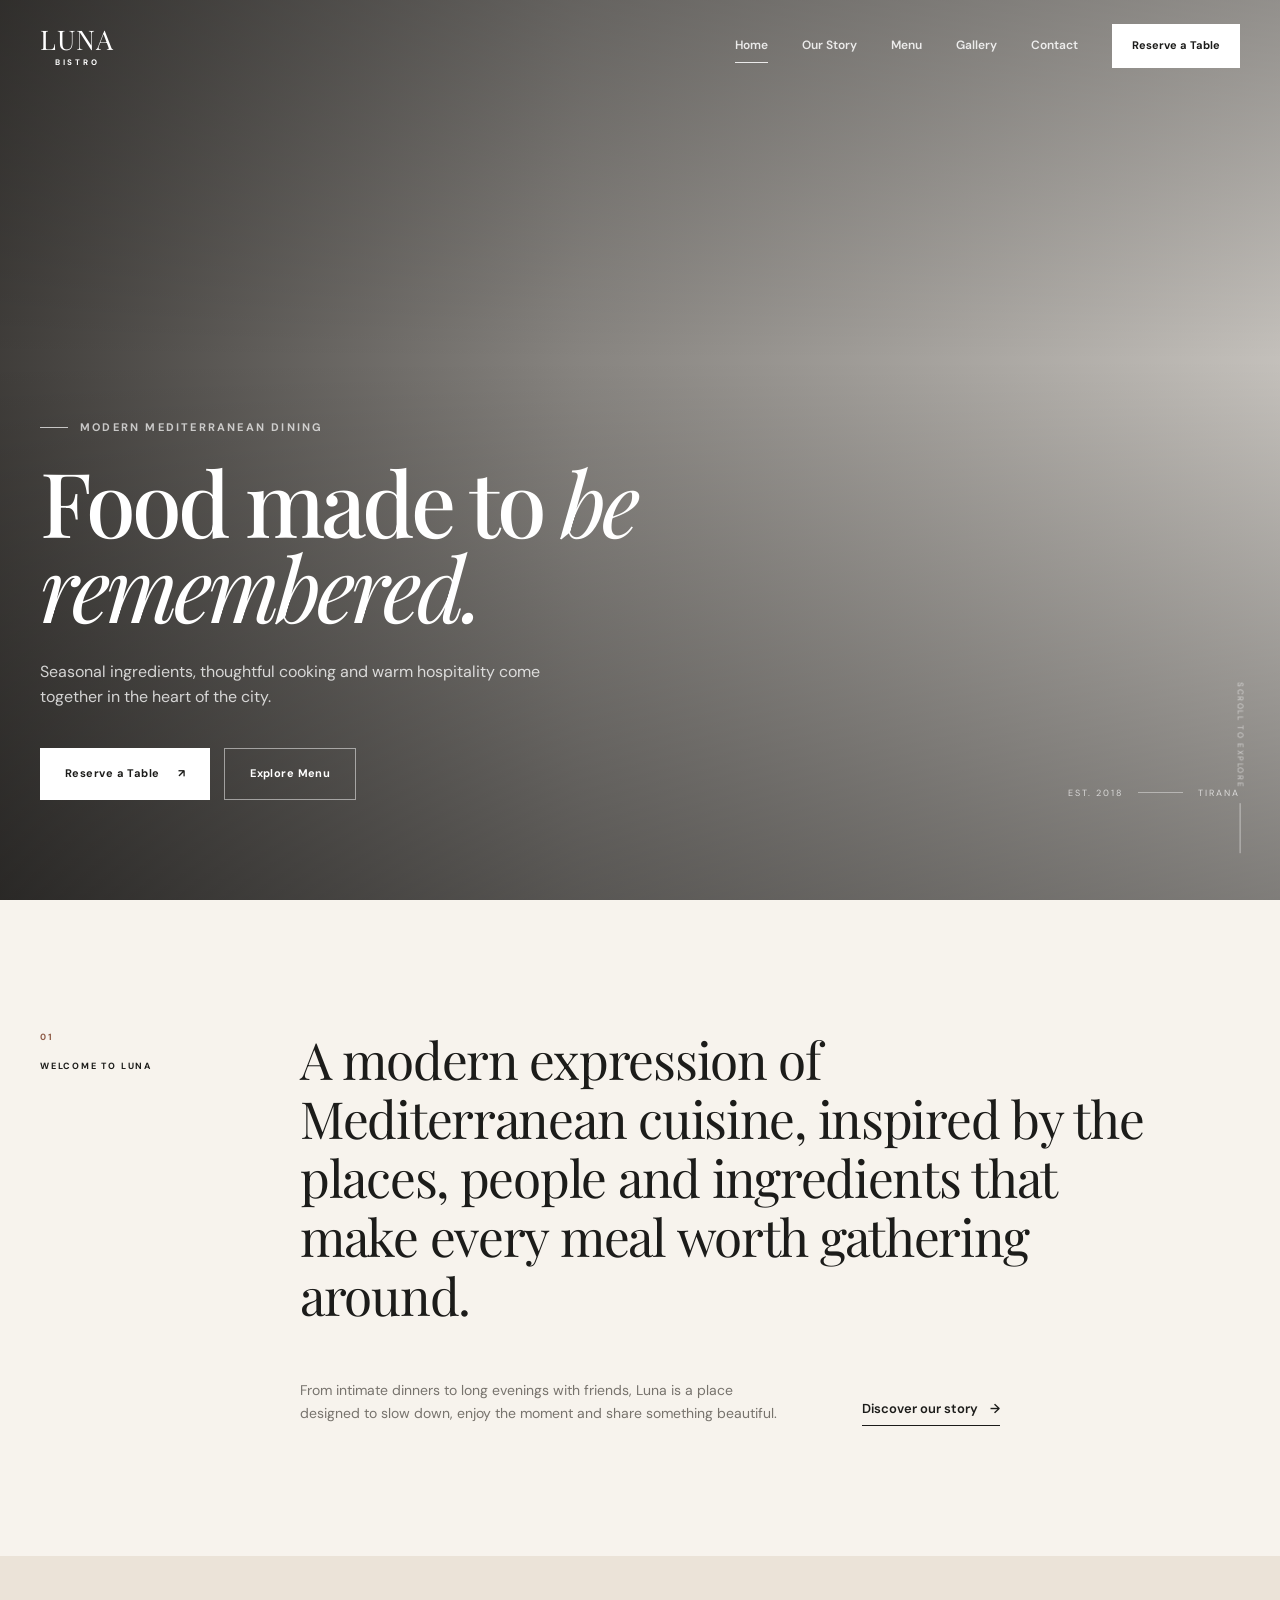
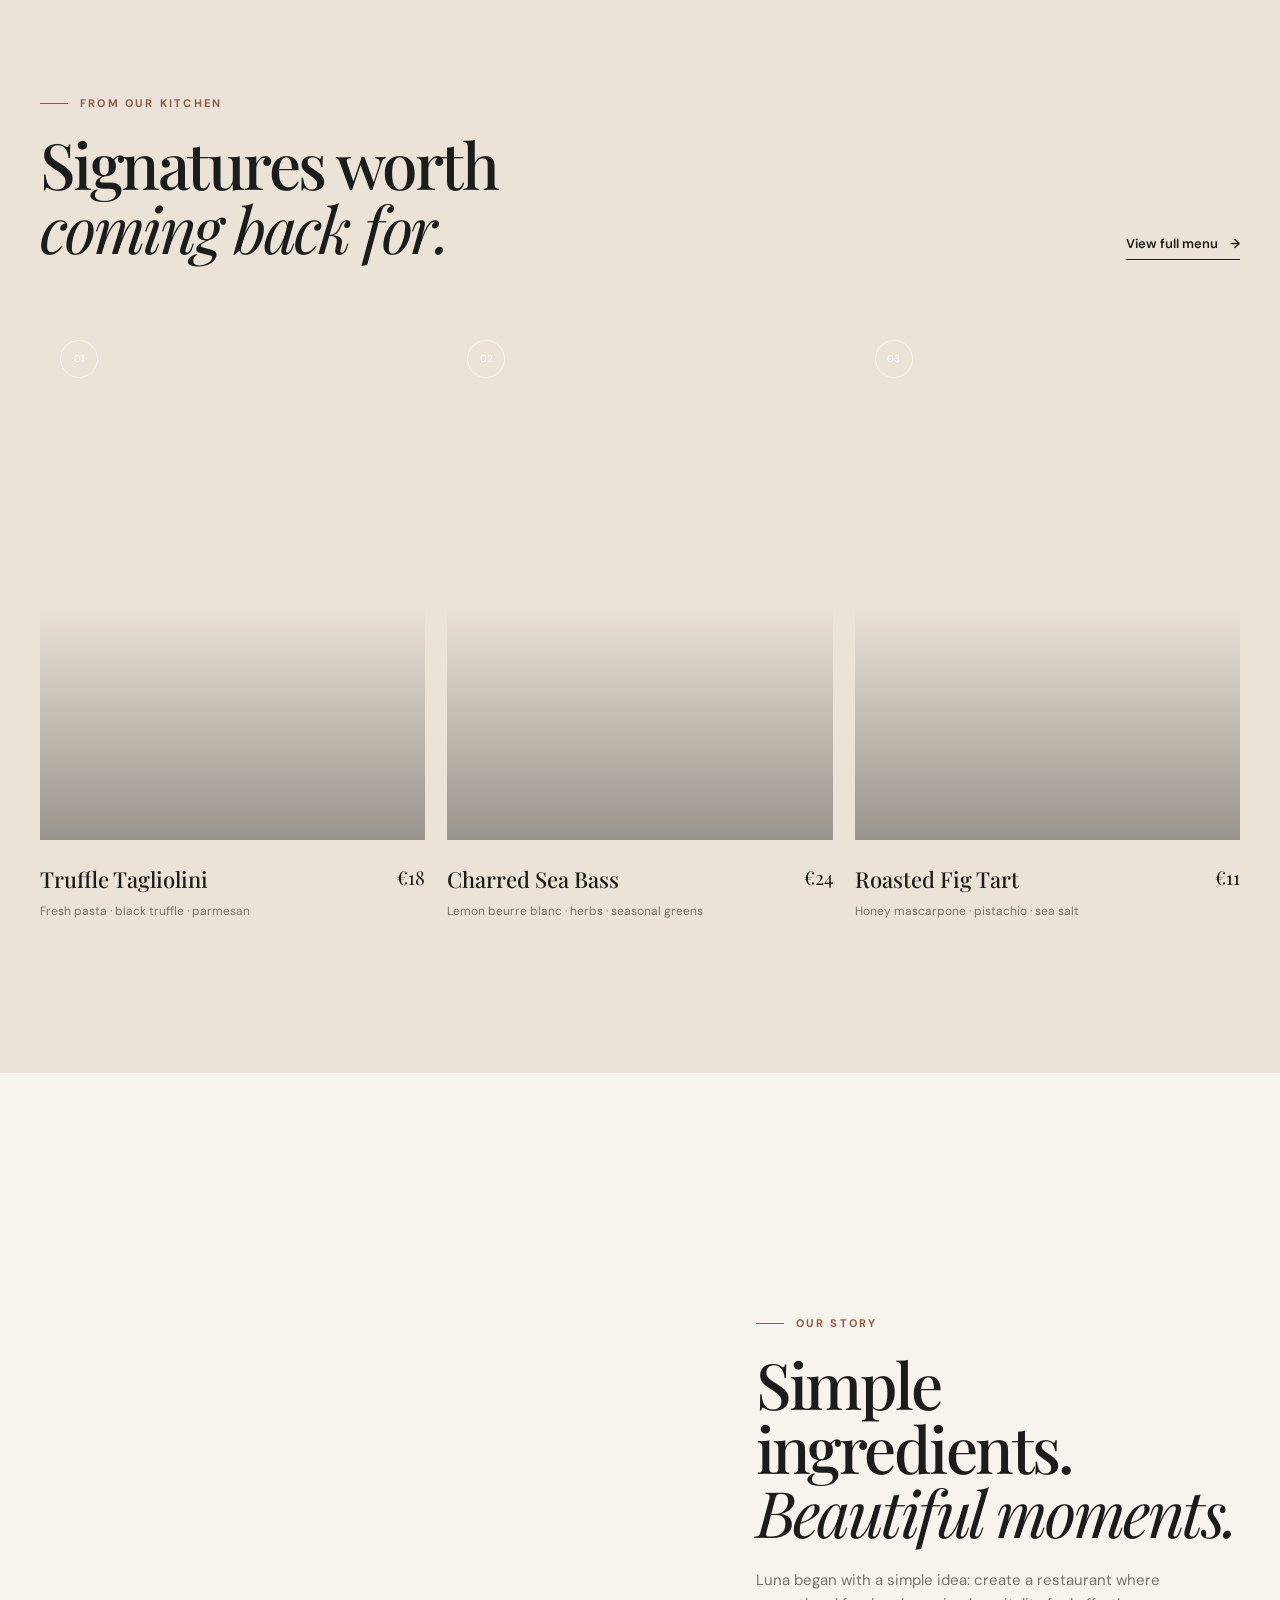
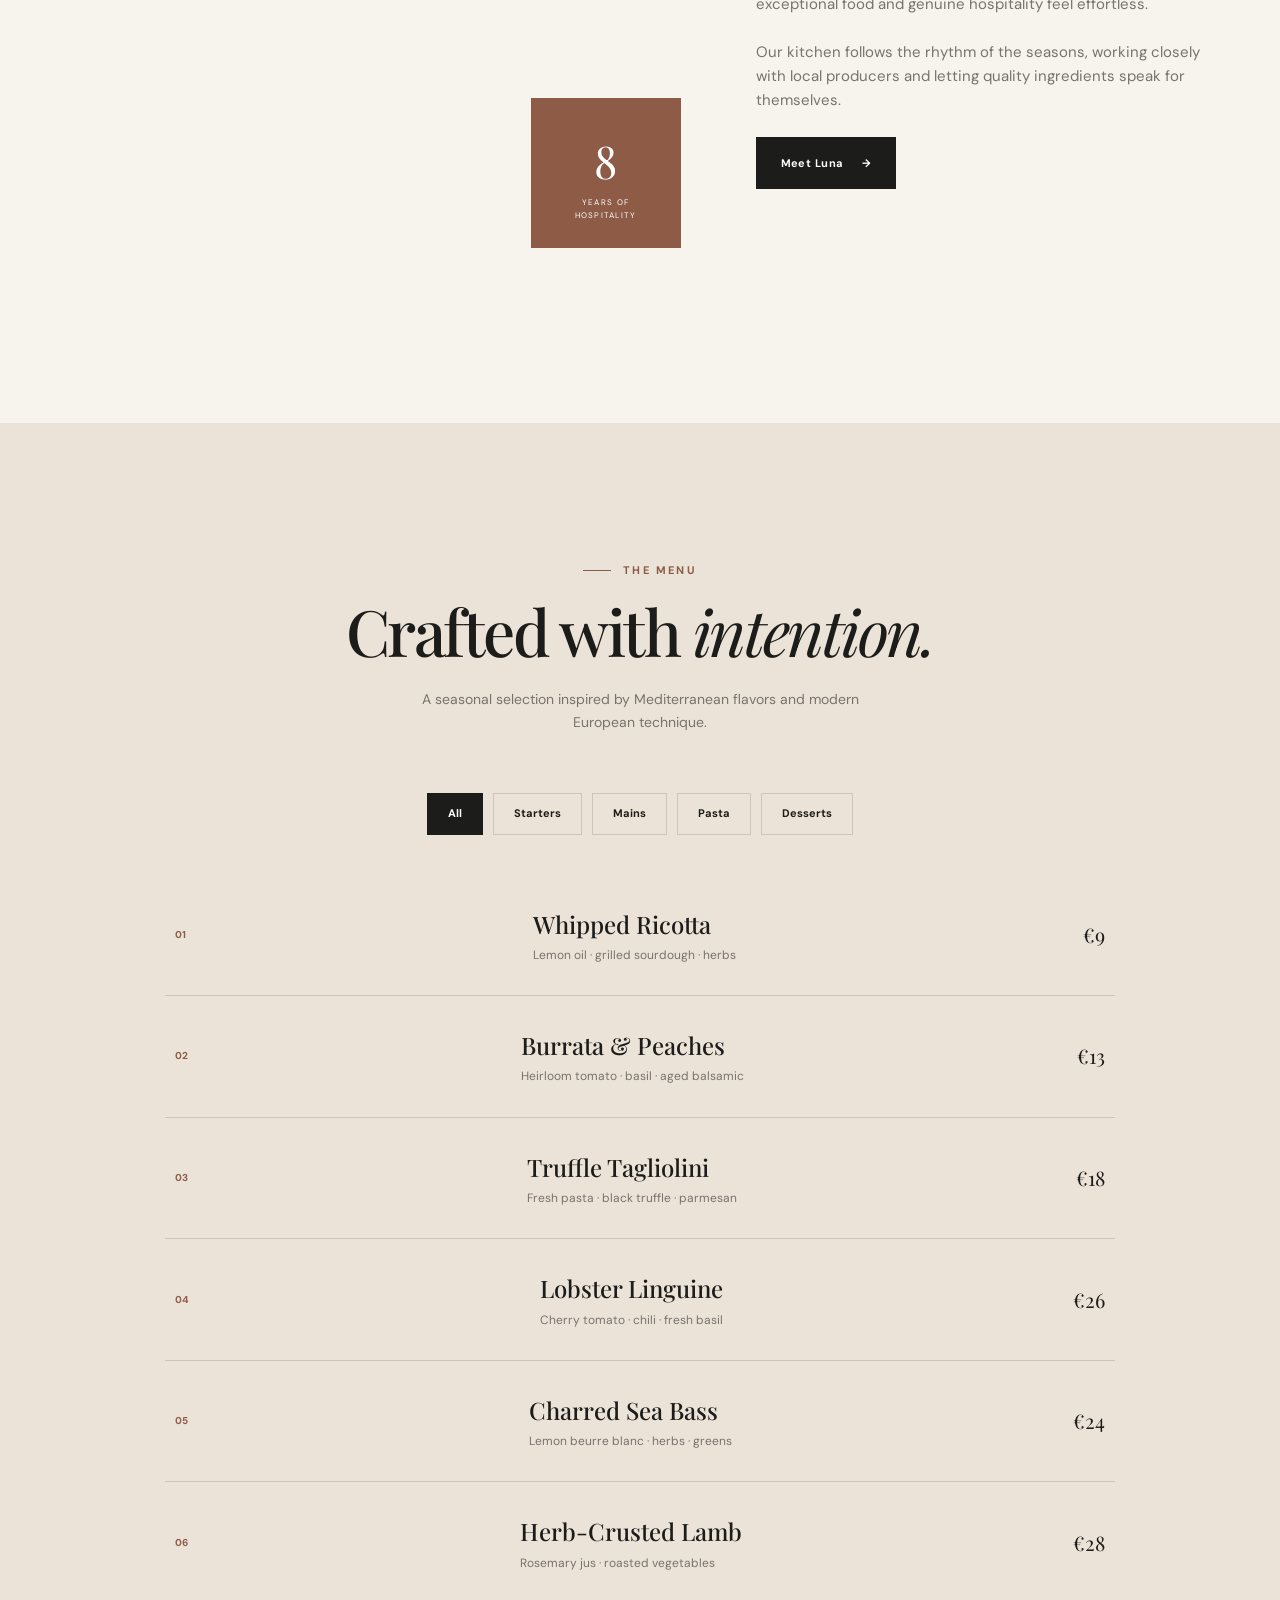
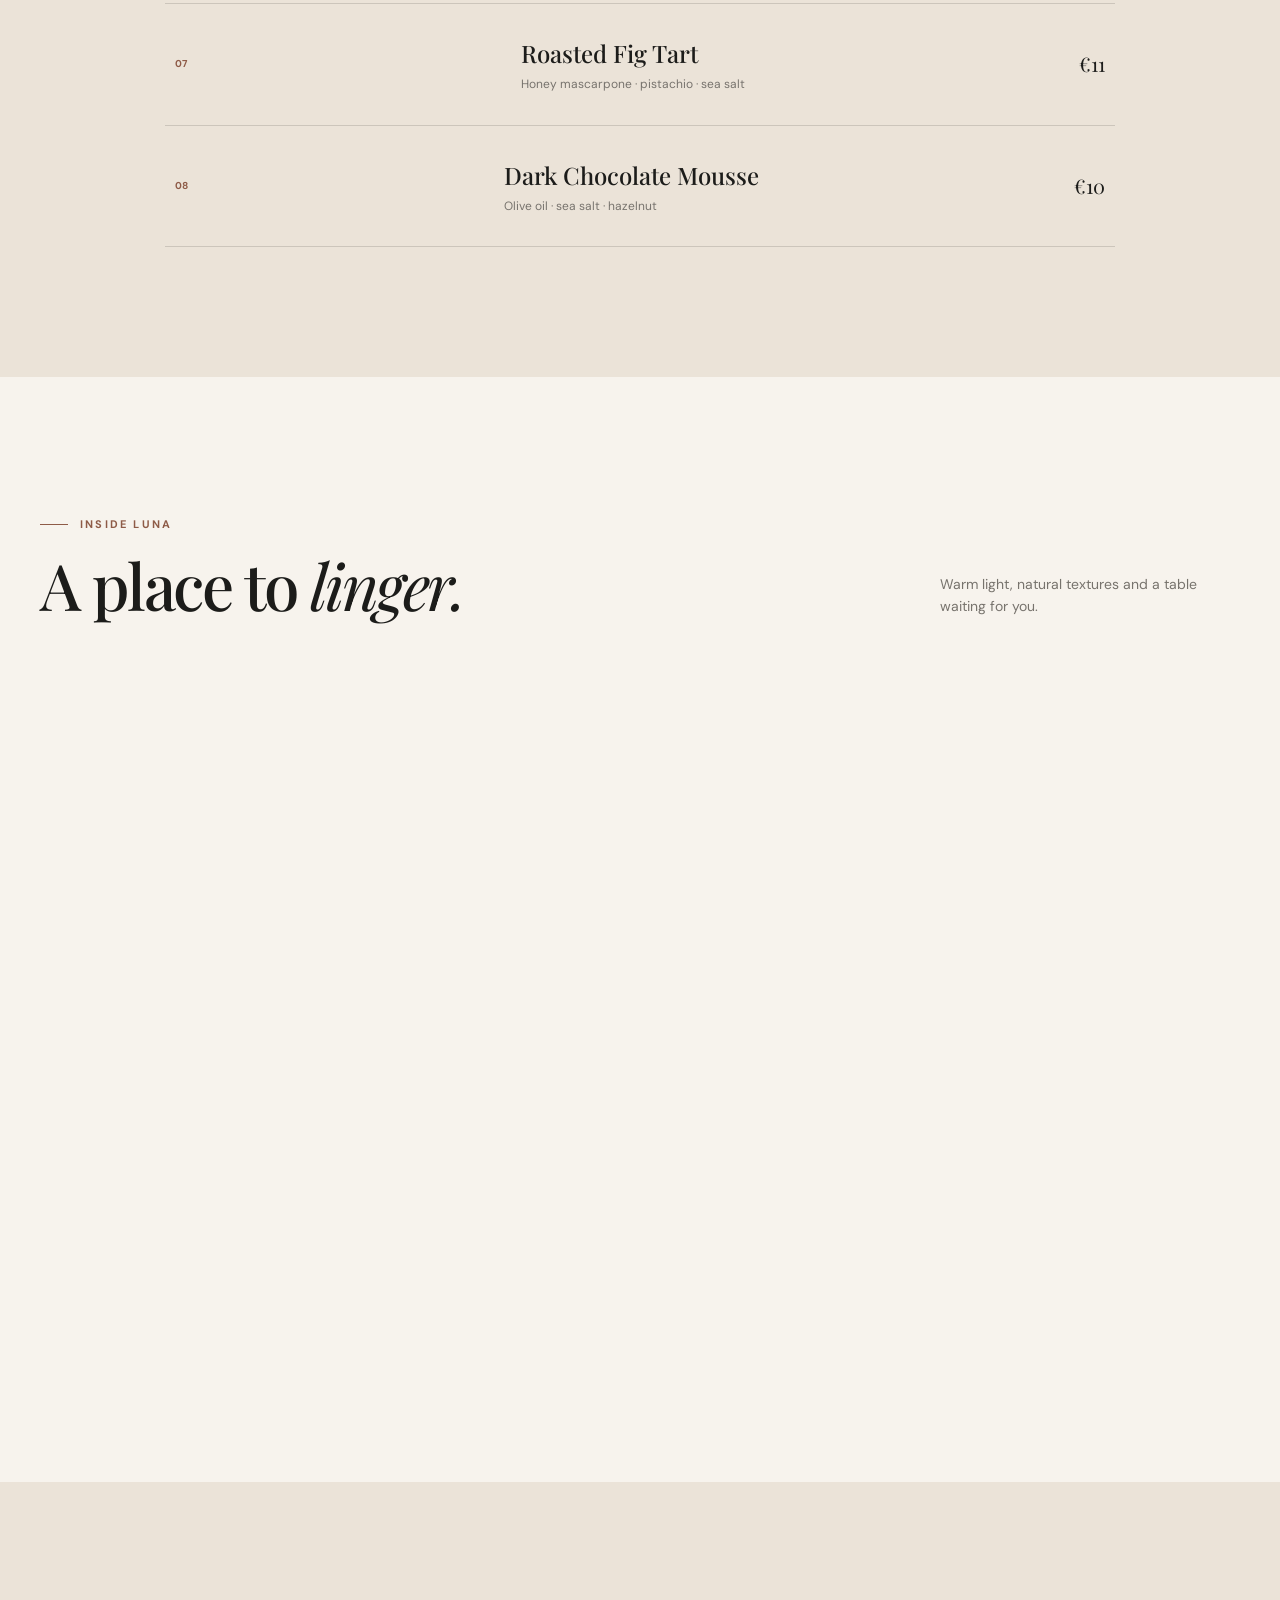
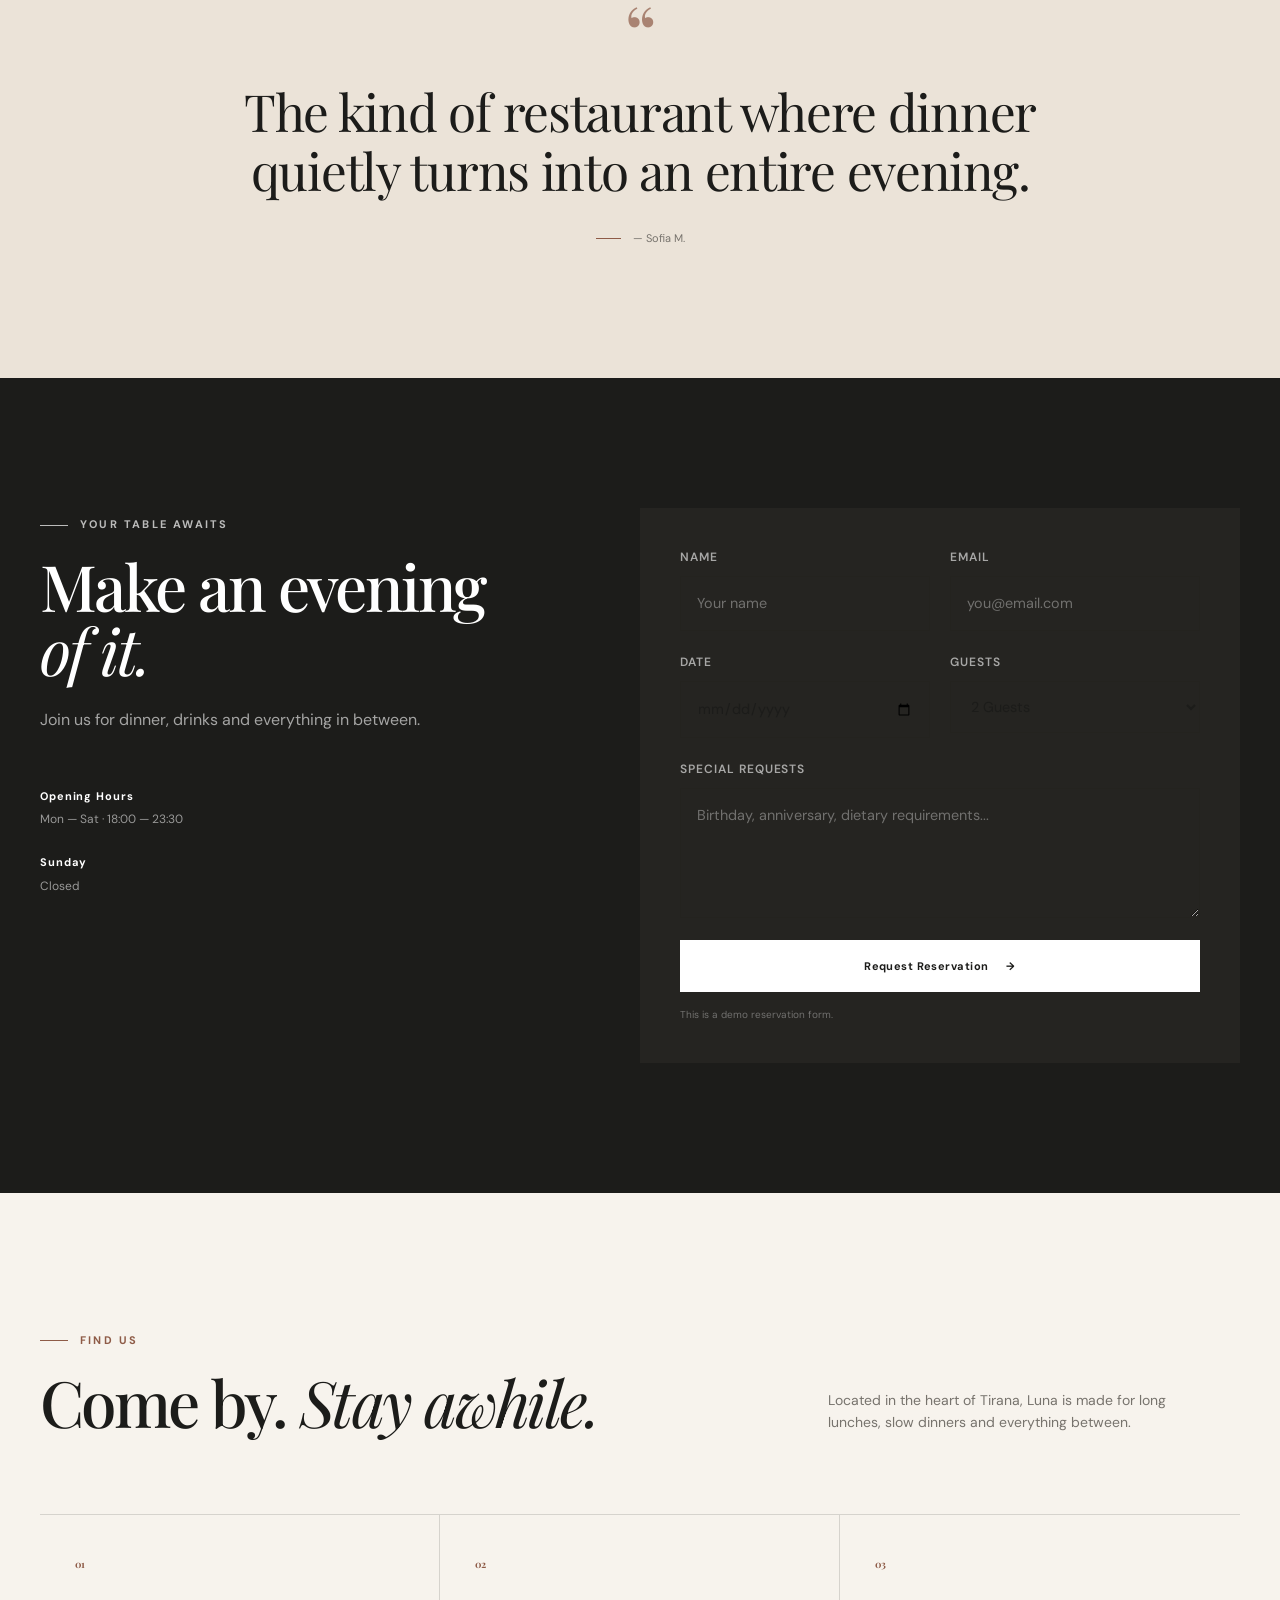
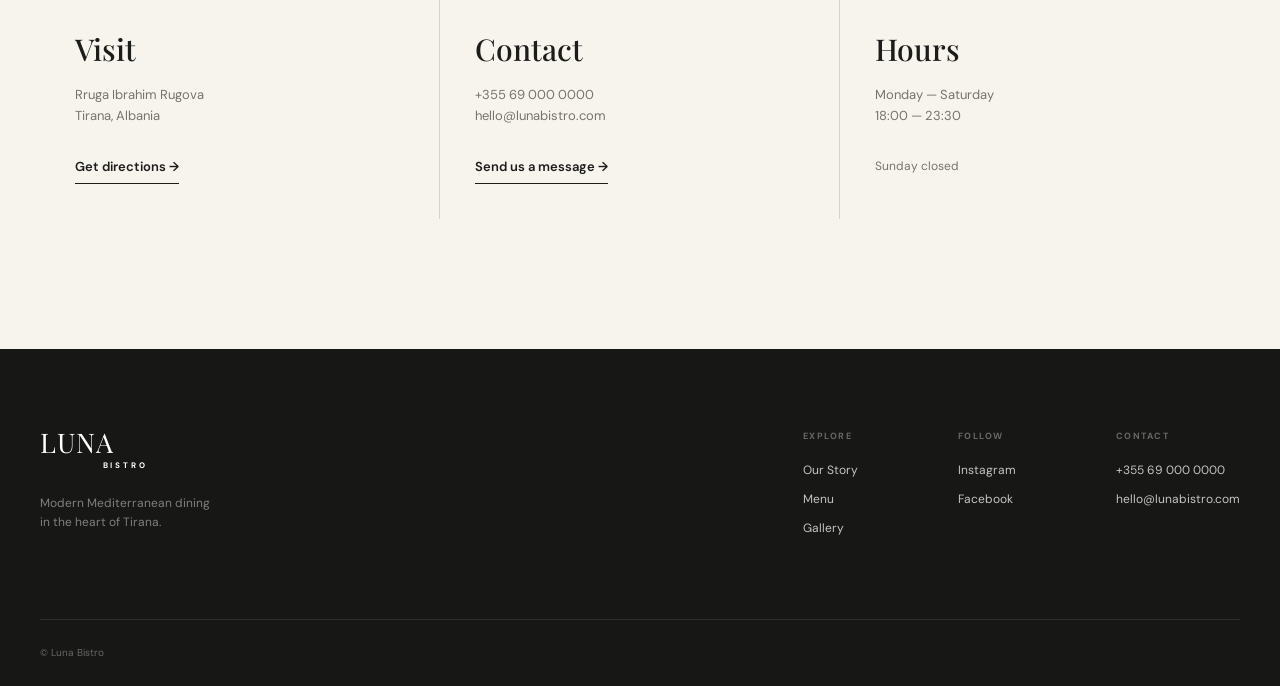
<file: Luna Bistro/lunabistro/index.html>
<!DOCTYPE html>
<html lang="en">
<head>
    <meta charset="UTF-8">
    <meta name="viewport" content="width=device-width, initial-scale=1.0">

    <meta
        name="description"
        content="Luna Bistro — modern Mediterranean dining, seasonal ingredients and memorable evenings."
    >

    <title>Luna Bistro | Modern Mediterranean Dining</title>

    <!-- Google Fonts -->
    <link rel="preconnect" href="https://fonts.googleapis.com">
    <link rel="preconnect" href="https://fonts.gstatic.com" crossorigin>

    <link
        href="https://fonts.googleapis.com/css2?family=DM+Sans:wght@400;500;600;700&family=Playfair+Display:wght@400;500;600;700&display=swap"
        rel="stylesheet"
    >

    <!-- CSS -->
    <link rel="stylesheet" href="css/style.css">
</head>

<body>

    <!-- =========================================
         NAVIGATION
    ========================================== -->

    <header class="header" id="header">

        <div class="container nav-container">

            <a href="#home" class="logo">
                <span>LUNA</span>
                <small>BISTRO</small>
            </a>

            <nav class="nav" id="nav">

                <a href="#home" class="nav-link active">Home</a>
                <a href="#story" class="nav-link">Our Story</a>
                <a href="#menu" class="nav-link">Menu</a>
                <a href="#gallery" class="nav-link">Gallery</a>
                <a href="#contact" class="nav-link">Contact</a>

                <a href="#reservation" class="nav-button">
                    Reserve a Table
                </a>

            </nav>

            <button
                class="menu-toggle"
                id="menuToggle"
                aria-label="Open navigation"
            >
                <span></span>
                <span></span>
                <span></span>
            </button>

        </div>

    </header>


    <main>

        <!-- =========================================
             HERO
        ========================================== -->

        <section class="hero" id="home">

            <div class="hero-overlay"></div>

            <div class="container hero-container">

                <div class="hero-content reveal">

                    <p class="eyebrow">
                        MODERN MEDITERRANEAN DINING
                    </p>

                    <h1>
                        Food made to
                        <em>be remembered.</em>
                    </h1>

                    <p class="hero-description">
                        Seasonal ingredients, thoughtful cooking and warm
                        hospitality come together in the heart of the city.
                    </p>

                    <div class="hero-actions">

                        <a href="#reservation" class="btn btn-primary">
                            Reserve a Table
                            <span>↗</span>
                        </a>

                        <a href="#menu" class="btn btn-outline">
                            Explore Menu
                        </a>

                    </div>

                </div>

                <div class="hero-note">
                    <span>EST. 2018</span>
                    <span class="hero-line"></span>
                    <span>TIRANA</span>
                </div>

            </div>

            <div class="scroll-indicator">
                <span>SCROLL TO EXPLORE</span>
                <div class="scroll-line"></div>
            </div>

        </section>


        <!-- =========================================
             INTRO
        ========================================== -->

        <section class="intro section">

            <div class="container intro-grid">

                <div class="section-label reveal">
                    <span>01</span>
                    <span>WELCOME TO LUNA</span>
                </div>

                <div class="intro-content reveal">

                    <p class="large-text">
                        A modern expression of Mediterranean cuisine,
                        inspired by the places, people and ingredients
                        that make every meal worth gathering around.
                    </p>

                    <div class="intro-bottom">

                        <p>
                            From intimate dinners to long evenings with
                            friends, Luna is a place designed to slow down,
                            enjoy the moment and share something beautiful.
                        </p>

                        <a href="#story" class="text-link">
                            Discover our story
                            <span>→</span>
                        </a>

                    </div>

                </div>

            </div>

        </section>


        <!-- =========================================
             SIGNATURE DISHES
        ========================================== -->

        <section class="signature section">

            <div class="container">

                <div class="section-heading reveal">

                    <div>
                        <span class="eyebrow dark">
                            FROM OUR KITCHEN
                        </span>

                        <h2>
                            Signatures worth
                            <em>coming back for.</em>
                        </h2>
                    </div>

                    <a href="#menu" class="text-link">
                        View full menu
                        <span>→</span>
                    </a>

                </div>


                <div class="dish-grid">

                    <article class="dish-card reveal">

                        <div class="dish-image dish-one">
                            <span class="dish-number">01</span>
                        </div>

                        <div class="dish-info">

                            <div>
                                <h3>Truffle Tagliolini</h3>
                                <p>
                                    Fresh pasta · black truffle · parmesan
                                </p>
                            </div>

                            <span class="price">€18</span>

                        </div>

                    </article>


                    <article class="dish-card reveal">

                        <div class="dish-image dish-two">
                            <span class="dish-number">02</span>
                        </div>

                        <div class="dish-info">

                            <div>
                                <h3>Charred Sea Bass</h3>
                                <p>
                                    Lemon beurre blanc · herbs · seasonal greens
                                </p>
                            </div>

                            <span class="price">€24</span>

                        </div>

                    </article>


                    <article class="dish-card reveal">

                        <div class="dish-image dish-three">
                            <span class="dish-number">03</span>
                        </div>

                        <div class="dish-info">

                            <div>
                                <h3>Roasted Fig Tart</h3>
                                <p>
                                    Honey mascarpone · pistachio · sea salt
                                </p>
                            </div>

                            <span class="price">€11</span>

                        </div>

                    </article>

                </div>

            </div>

        </section>


        <!-- =========================================
             STORY
        ========================================== -->

        <section class="story section" id="story">

            <div class="container story-grid">

                <div class="story-visual reveal">

                    <div class="story-main-image"></div>

                    <div class="story-badge">
                        <span>8</span>
                        <small>YEARS OF<br>HOSPITALITY</small>
                    </div>

                </div>


                <div class="story-content reveal">

                    <span class="eyebrow dark">
                        OUR STORY
                    </span>

                    <h2>
                        Simple ingredients.
                        <em>Beautiful moments.</em>
                    </h2>

                    <p>
                        Luna began with a simple idea: create a restaurant
                        where exceptional food and genuine hospitality feel
                        effortless.
                    </p>

                    <p>
                        Our kitchen follows the rhythm of the seasons,
                        working closely with local producers and letting
                        quality ingredients speak for themselves.
                    </p>

                    <a href="#contact" class="btn btn-dark">
                        Meet Luna
                        <span>→</span>
                    </a>

                </div>

            </div>

        </section>


        <!-- =========================================
             MENU
        ========================================== -->

        <section class="menu-section section" id="menu">

            <div class="container">

                <div class="menu-header reveal">

                    <span class="eyebrow dark">
                        THE MENU
                    </span>

                    <h2>
                        Crafted with
                        <em>intention.</em>
                    </h2>

                    <p>
                        A seasonal selection inspired by Mediterranean
                        flavors and modern European technique.
                    </p>

                </div>


                <div class="menu-tabs reveal">

                    <button class="menu-tab active" data-category="all">
                        All
                    </button>

                    <button class="menu-tab" data-category="starters">
                        Starters
                    </button>

                    <button class="menu-tab" data-category="mains">
                        Mains
                    </button>

                    <button class="menu-tab" data-category="pasta">
                        Pasta
                    </button>

                    <button class="menu-tab" data-category="desserts">
                        Desserts
                    </button>

                </div>


                <div class="menu-list">

                    <article class="menu-item reveal" data-category="starters">

                        <div class="menu-item-number">01</div>

                        <div class="menu-item-content">
                            <h3>Whipped Ricotta</h3>
                            <p>
                                Lemon oil · grilled sourdough · herbs
                            </p>
                        </div>

                        <span>€9</span>

                    </article>


                    <article class="menu-item reveal" data-category="starters">

                        <div class="menu-item-number">02</div>

                        <div class="menu-item-content">
                            <h3>Burrata & Peaches</h3>
                            <p>
                                Heirloom tomato · basil · aged balsamic
                            </p>
                        </div>

                        <span>€13</span>

                    </article>


                    <article class="menu-item reveal" data-category="pasta">

                        <div class="menu-item-number">03</div>

                        <div class="menu-item-content">
                            <h3>Truffle Tagliolini</h3>
                            <p>
                                Fresh pasta · black truffle · parmesan
                            </p>
                        </div>

                        <span>€18</span>

                    </article>


                    <article class="menu-item reveal" data-category="pasta">

                        <div class="menu-item-number">04</div>

                        <div class="menu-item-content">
                            <h3>Lobster Linguine</h3>
                            <p>
                                Cherry tomato · chili · fresh basil
                            </p>
                        </div>

                        <span>€26</span>

                    </article>


                    <article class="menu-item reveal" data-category="mains">

                        <div class="menu-item-number">05</div>

                        <div class="menu-item-content">
                            <h3>Charred Sea Bass</h3>
                            <p>
                                Lemon beurre blanc · herbs · greens
                            </p>
                        </div>

                        <span>€24</span>

                    </article>


                    <article class="menu-item reveal" data-category="mains">

                        <div class="menu-item-number">06</div>

                        <div class="menu-item-content">
                            <h3>Herb-Crusted Lamb</h3>
                            <p>
                                Rosemary jus · roasted vegetables
                            </p>
                        </div>

                        <span>€28</span>

                    </article>


                    <article class="menu-item reveal" data-category="desserts">

                        <div class="menu-item-number">07</div>

                        <div class="menu-item-content">
                            <h3>Roasted Fig Tart</h3>
                            <p>
                                Honey mascarpone · pistachio · sea salt
                            </p>
                        </div>

                        <span>€11</span>

                    </article>


                    <article class="menu-item reveal" data-category="desserts">

                        <div class="menu-item-number">08</div>

                        <div class="menu-item-content">
                            <h3>Dark Chocolate Mousse</h3>
                            <p>
                                Olive oil · sea salt · hazelnut
                            </p>
                        </div>

                        <span>€10</span>

                    </article>

                </div>

            </div>

        </section>


        <!-- =========================================
             GALLERY
        ========================================== -->

        <section class="gallery section" id="gallery">

            <div class="container">

                <div class="gallery-header reveal">

                    <div>
                        <span class="eyebrow dark">
                            INSIDE LUNA
                        </span>

                        <h2>
                            A place to
                            <em>linger.</em>
                        </h2>
                    </div>

                    <p>
                        Warm light, natural textures and a table
                        waiting for you.
                    </p>

                </div>


                <div class="gallery-grid">

                    <div class="gallery-image gallery-one reveal"></div>

                    <div class="gallery-image gallery-two reveal"></div>

                    <div class="gallery-image gallery-three reveal"></div>

                    <div class="gallery-image gallery-four reveal"></div>

                    <div class="gallery-image gallery-five reveal"></div>

                </div>

            </div>

        </section>


        <!-- =========================================
             TESTIMONIAL
        ========================================== -->

        <section class="testimonial section">

            <div class="container testimonial-container reveal">

                <span class="quote-mark">“</span>

                <blockquote>
                    The kind of restaurant where dinner quietly turns
                    into an entire evening.
                </blockquote>

                <div class="testimonial-author">
                    <span></span>
                    <p>— Sofia M.</p>
                </div>

            </div>

        </section>


        <!-- =========================================
             RESERVATION
        ========================================== -->

        <section class="reservation section" id="reservation">

            <div class="container reservation-grid">

                <div class="reservation-content reveal">

                    <span class="eyebrow">
                        YOUR TABLE AWAITS
                    </span>

                    <h2>
                        Make an evening
                        <em>of it.</em>
                    </h2>

                    <p>
                        Join us for dinner, drinks and everything
                        in between.
                    </p>

                    <div class="reservation-details">

                        <div>
                            <strong>Opening Hours</strong>
                            <span>Mon — Sat · 18:00 — 23:30</span>
                        </div>

                        <div>
                            <strong>Sunday</strong>
                            <span>Closed</span>
                        </div>

                    </div>

                </div>


                <form class="reservation-form reveal" id="reservationForm">

                    <div class="form-row">

                        <div class="form-group">

                            <label for="name">Name</label>

                            <input
                                type="text"
                                id="name"
                                name="name"
                                placeholder="Your name"
                                required
                            >

                        </div>


                        <div class="form-group">

                            <label for="email">Email</label>

                            <input
                                type="email"
                                id="email"
                                name="email"
                                placeholder="you@email.com"
                                required
                            >

                        </div>

                    </div>


                    <div class="form-row">

                        <div class="form-group">

                            <label for="date">Date</label>

                            <input
                                type="date"
                                id="date"
                                name="date"
                                required
                            >

                        </div>


                        <div class="form-group">

                            <label for="guests">Guests</label>

                            <select id="guests" name="guests">

                                <option value="2">2 Guests</option>
                                <option value="3">3 Guests</option>
                                <option value="4">4 Guests</option>
                                <option value="5">5 Guests</option>
                                <option value="6">6 Guests</option>
                                <option value="7">7 Guests</option>
                                <option value="8">8 Guests</option>

                            </select>

                        </div>

                    </div>


                    <div class="form-group">

                        <label for="message">
                            Special requests
                        </label>

                        <textarea
                            id="message"
                            name="message"
                            rows="4"
                            placeholder="Birthday, anniversary, dietary requirements..."
                        ></textarea>

                    </div>


                    <button type="submit" class="btn btn-light full-width">
                        Request Reservation
                        <span>→</span>
                    </button>

                    <p class="form-note">
                        This is a demo reservation form.
                    </p>

                    <div
                        class="form-success"
                        id="formSuccess"
                    >
                        Thank you! Your reservation request has been received.
                    </div>

                </form>

            </div>

        </section>


        <!-- =========================================
             CONTACT
        ========================================== -->

        <section class="contact section" id="contact">

            <div class="container">

                <div class="contact-top reveal">

                    <div>
                        <span class="eyebrow dark">
                            FIND US
                        </span>

                        <h2>
                            Come by.
                            <em>Stay awhile.</em>
                        </h2>
                    </div>

                    <p>
                        Located in the heart of Tirana, Luna is made
                        for long lunches, slow dinners and everything
                        between.
                    </p>

                </div>


                <div class="contact-grid">

                    <div class="contact-card reveal">

                        <span class="contact-number">01</span>

                        <h3>Visit</h3>

                        <p>
                            Rruga Ibrahim Rugova<br>
                            Tirana, Albania
                        </p>

                        <a href="#" class="text-link">
                            Get directions →
                        </a>

                    </div>


                    <div class="contact-card reveal">

                        <span class="contact-number">02</span>

                        <h3>Contact</h3>

                        <p>
                            +355 69 000 0000<br>
                            hello@lunabistro.com
                        </p>

                        <a href="mailto:hello@lunabistro.com" class="text-link">
                            Send us a message →
                        </a>

                    </div>


                    <div class="contact-card reveal">

                        <span class="contact-number">03</span>

                        <h3>Hours</h3>

                        <p>
                            Monday — Saturday<br>
                            18:00 — 23:30
                        </p>

                        <span class="contact-muted">
                            Sunday closed
                        </span>

                    </div>

                </div>

            </div>

        </section>

    </main>


    <!-- =========================================
         FOOTER
    ========================================== -->

    <footer class="footer">

        <div class="container">

            <div class="footer-top">

                <div class="footer-brand">

                    <a href="#home" class="logo footer-logo">
                        <span>LUNA</span>
                        <small>BISTRO</small>
                    </a>

                    <p>
                        Modern Mediterranean dining<br>
                        in the heart of Tirana.
                    </p>

                </div>


                <div class="footer-links">

                    <div>
                        <span>Explore</span>

                        <a href="#story">Our Story</a>
                        <a href="#menu">Menu</a>
                        <a href="#gallery">Gallery</a>
                    </div>


                    <div>
                        <span>Follow</span>

                        <a href="#">Instagram</a>
                        <a href="#">Facebook</a>
                    </div>


                    <div>
                        <span>Contact</span>

                        <a href="tel:+355690000000">
                            +355 69 000 0000
                        </a>

                        <a href="mailto:hello@lunabistro.com">
                            hello@lunabistro.com
                        </a>
                    </div>

                </div>

            </div>


            <div class="footer-bottom">

                <span>
                    © <span id="year"></span> Luna Bistro
                </span>

                <span>
                    
                </span>

            </div>

        </div>

    </footer>


    <!-- JavaScript -->
    <script src="js/script.js"></script>

</body>
</html>
</file>
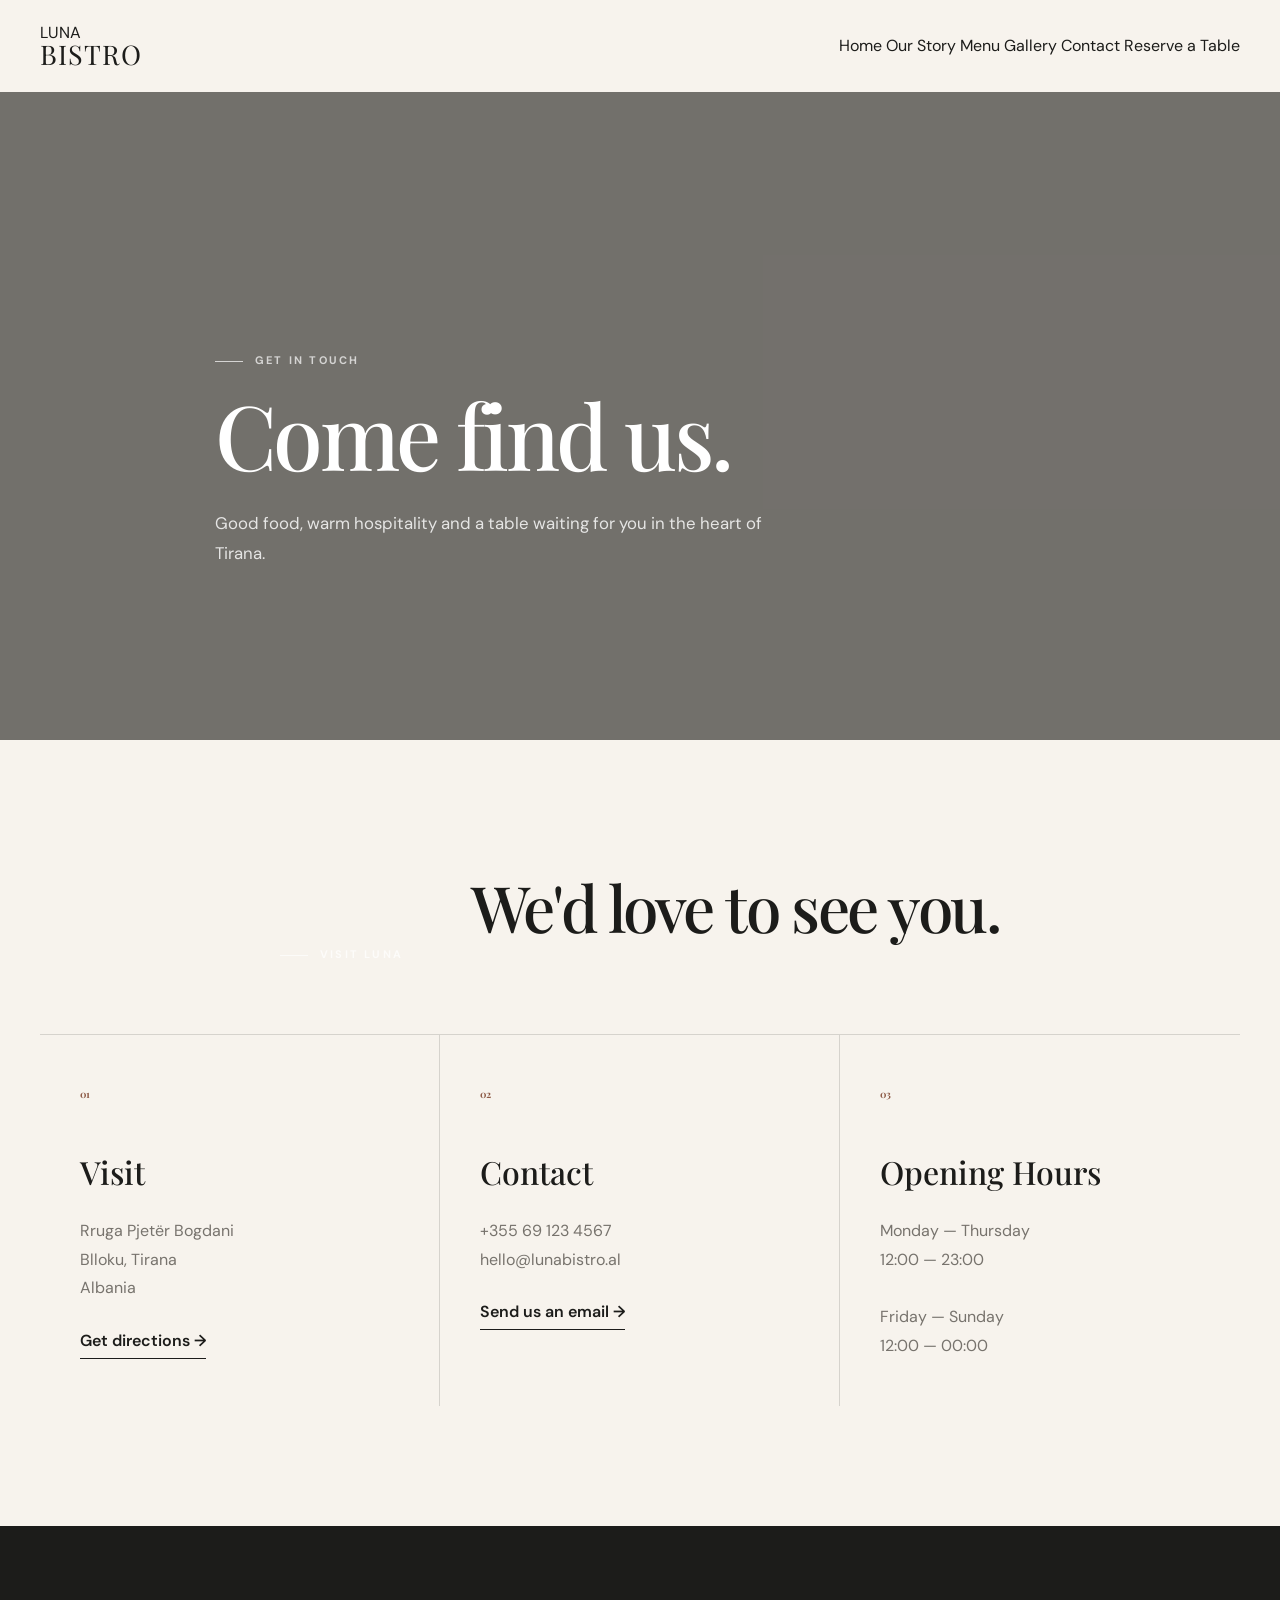
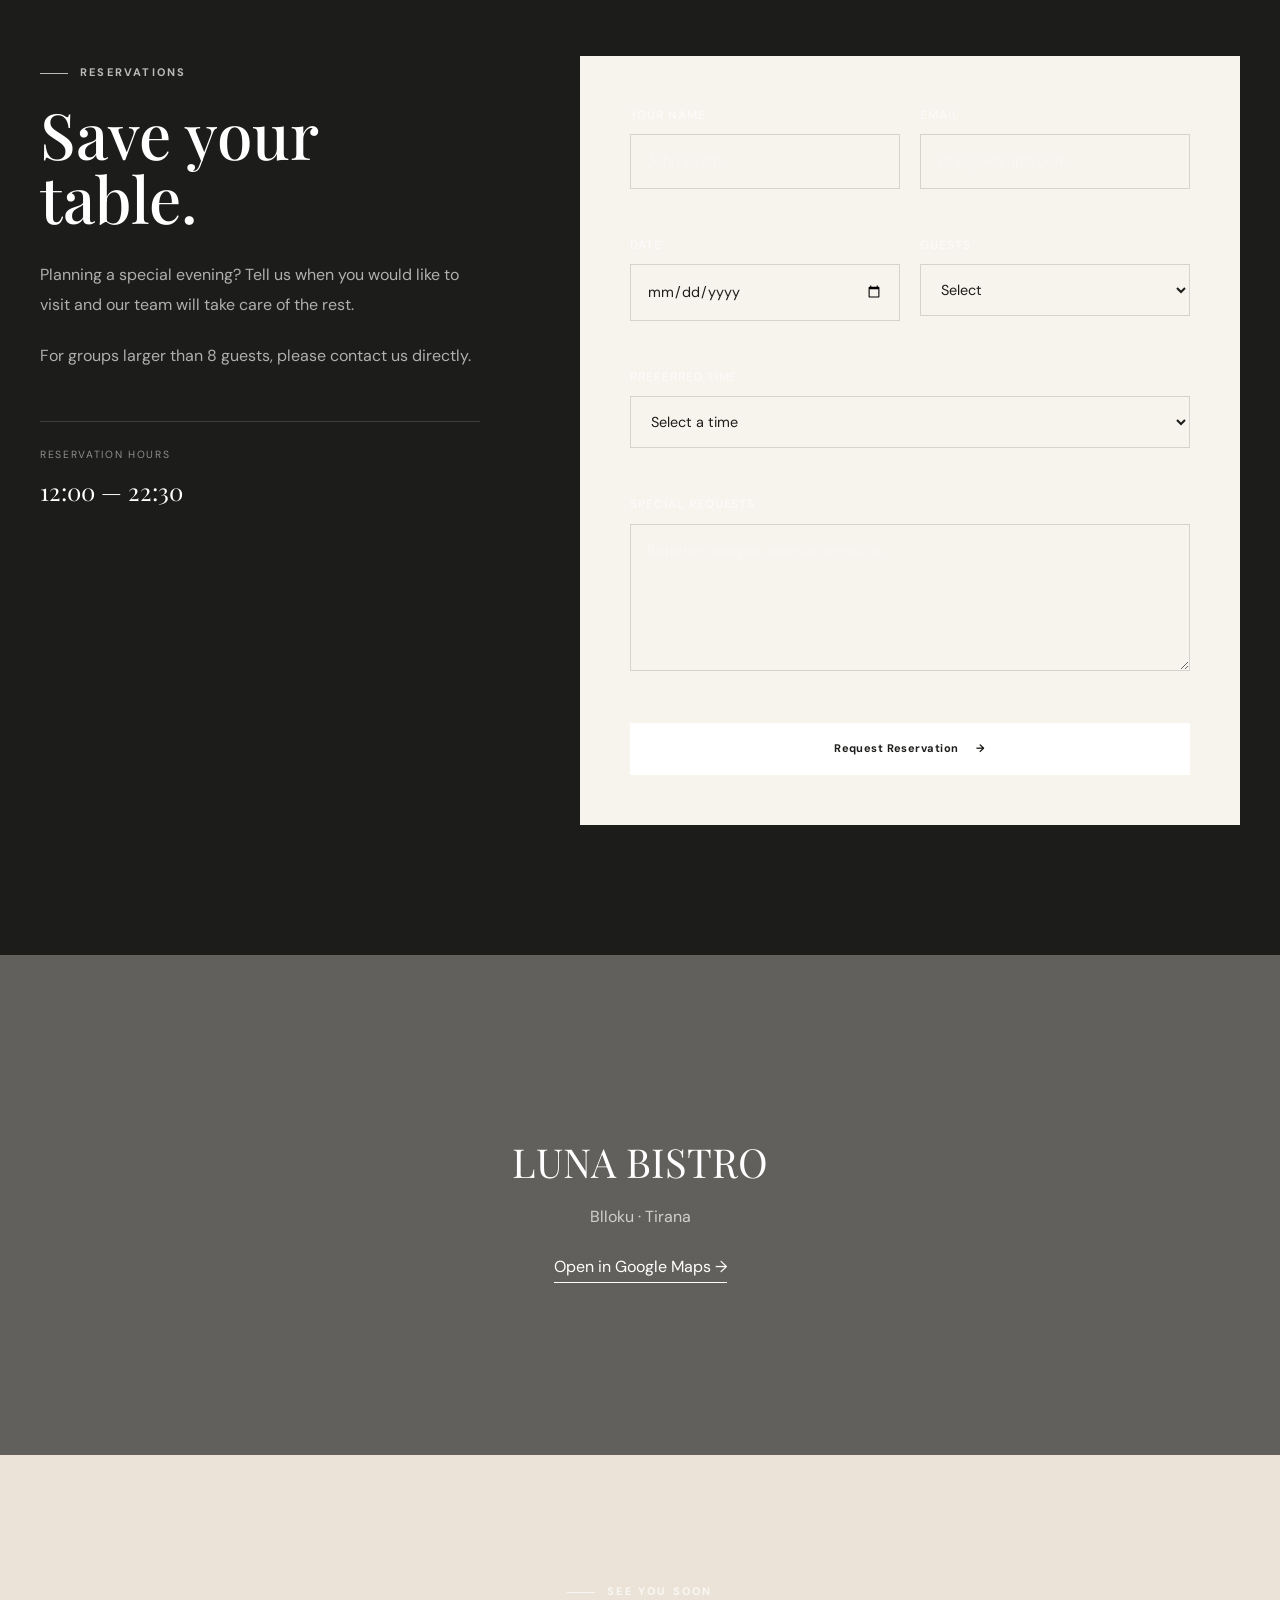
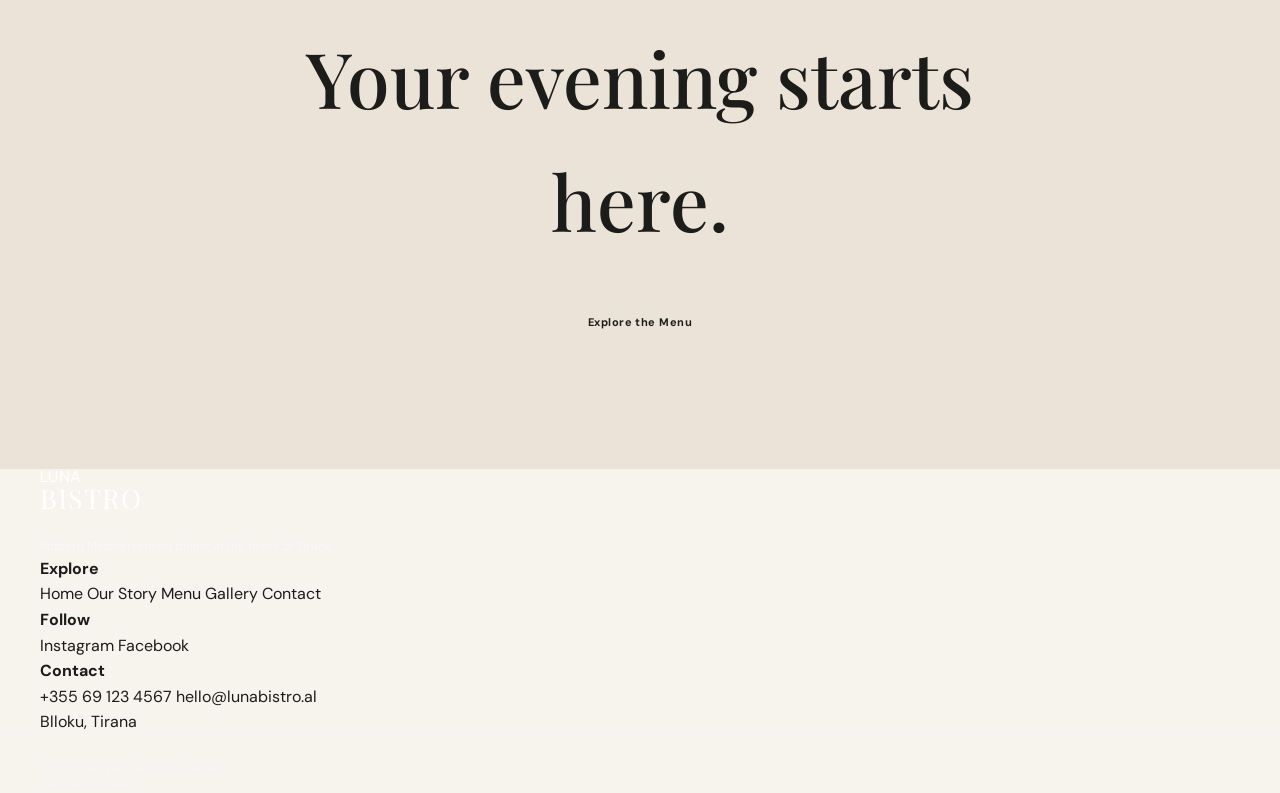
<file: Luna Bistro/lunabistro/contact.html>
<!DOCTYPE html>
<html lang="en">

<head>

    <meta charset="UTF-8">

    <meta
        name="viewport"
        content="width=device-width, initial-scale=1.0"
    >

    <title>Contact & Reservations | Luna Bistro</title>

    <meta
        name="description"
        content="Reserve a table or contact Luna Bistro in Blloku, Tirana."
    >

    <link rel="preconnect" href="https://fonts.googleapis.com">

    <link
        rel="preconnect"
        href="https://fonts.gstatic.com"
        crossorigin
    >

    <link
        href="https://fonts.googleapis.com/css2?family=DM+Sans:wght@400;500;600;700&family=Playfair+Display:wght@400;500;600;700&display=swap"
        rel="stylesheet"
    >

    <link
        rel="stylesheet"
        href="css/style.css"
    >

</head>


<body>


    <!-- HEADER -->

    <header class="site-header">

        <div class="container nav-container">

            <a
                href="index.html"
                class="logo"
            >
                LUNA
                <span>BISTRO</span>
            </a>


            <button
                class="menu-toggle"
                aria-label="Toggle navigation"
                aria-expanded="false"
            >

                <span></span>
                <span></span>
                <span></span>

            </button>


            <nav class="main-nav">

                <a href="index.html">
                    Home
                </a>

                <a href="about.html">
                    Our Story
                </a>

                <a href="menu.html">
                    Menu
                </a>

                <a href="gallery.html">
                    Gallery
                </a>

                <a
                    href="contact.html"
                    class="active"
                >
                    Contact
                </a>

                <a
                    href="#reservation"
                    class="nav-reserve"
                >
                    Reserve a Table
                </a>

            </nav>

        </div>

    </header>



    <main>


        <!-- HERO -->

        <section class="page-hero contact-page-hero">

            <div class="page-hero-overlay"></div>

            <div class="container page-hero-content">

                <p class="eyebrow">
                    GET IN TOUCH
                </p>

                <h1>
                    Come find us.
                </h1>

                <p>
                    Good food, warm hospitality and a table
                    waiting for you in the heart of Tirana.
                </p>

            </div>

        </section>



        <!-- CONTACT INFORMATION -->

        <section class="contact-details section-padding">

            <div class="container">


                <div class="section-heading centered reveal">

                    <p class="eyebrow">
                        VISIT LUNA
                    </p>

                    <h2>
                        We'd love to see you.
                    </h2>

                </div>


                <div class="contact-info-grid">


                    <div class="contact-info-card reveal">

                        <span class="contact-number">
                            01
                        </span>

                        <h3>
                            Visit
                        </h3>

                        <p>
                            Rruga Pjetër Bogdani
                            <br>
                            Blloku, Tirana
                            <br>
                            Albania
                        </p>

                        <a href="#">
                            Get directions →
                        </a>

                    </div>


                    <div class="contact-info-card reveal">

                        <span class="contact-number">
                            02
                        </span>

                        <h3>
                            Contact
                        </h3>

                        <p>
                            +355 69 123 4567
                            <br>
                            hello@lunabistro.al
                        </p>

                        <a href="mailto:hello@lunabistro.al">
                            Send us an email →
                        </a>

                    </div>


                    <div class="contact-info-card reveal">

                        <span class="contact-number">
                            03
                        </span>

                        <h3>
                            Opening Hours
                        </h3>

                        <p>
                            Monday — Thursday
                            <br>
                            12:00 — 23:00
                            <br><br>
                            Friday — Sunday
                            <br>
                            12:00 — 00:00
                        </p>

                    </div>

                </div>

            </div>

        </section>



        <!-- RESERVATION -->

        <section
            class="reservation-page"
            id="reservation"
        >

            <div class="container reservation-page-grid">


                <div class="reservation-page-content reveal">

                    <p class="eyebrow">
                        RESERVATIONS
                    </p>

                    <h2>
                        Save your table.
                    </h2>

                    <p>
                        Planning a special evening?
                        Tell us when you would like to visit
                        and our team will take care of the rest.
                    </p>

                    <p>
                        For groups larger than 8 guests,
                        please contact us directly.
                    </p>


                    <div class="reservation-hours">

                        <span>
                            RESERVATION HOURS
                        </span>

                        <strong>
                            12:00 — 22:30
                        </strong>

                    </div>

                </div>



                <div class="reservation-form-wrapper reveal">

                    <form
                        id="reservation-form"
                        class="reservation-page-form"
                    >

                        <div class="form-row">

                            <div class="form-group">

                                <label for="name">
                                    Your Name
                                </label>

                                <input
                                    type="text"
                                    id="name"
                                    name="name"
                                    placeholder="John Smith"
                                    required
                                >

                            </div>


                            <div class="form-group">

                                <label for="email">
                                    Email
                                </label>

                                <input
                                    type="email"
                                    id="email"
                                    name="email"
                                    placeholder="john@example.com"
                                    required
                                >

                            </div>

                        </div>


                        <div class="form-row">

                            <div class="form-group">

                                <label for="date">
                                    Date
                                </label>

                                <input
                                    type="date"
                                    id="date"
                                    name="date"
                                    required
                                >

                            </div>


                            <div class="form-group">

                                <label for="guests">
                                    Guests
                                </label>

                                <select
                                    id="guests"
                                    name="guests"
                                    required
                                >

                                    <option value="">
                                        Select
                                    </option>

                                    <option value="2">
                                        2 Guests
                                    </option>

                                    <option value="3">
                                        3 Guests
                                    </option>

                                    <option value="4">
                                        4 Guests
                                    </option>

                                    <option value="5">
                                        5 Guests
                                    </option>

                                    <option value="6">
                                        6 Guests
                                    </option>

                                    <option value="7">
                                        7 Guests
                                    </option>

                                    <option value="8">
                                        8 Guests
                                    </option>

                                </select>

                            </div>

                        </div>


                        <div class="form-group">

                            <label for="time">
                                Preferred Time
                            </label>

                            <select
                                id="time"
                                name="time"
                                required
                            >

                                <option value="">
                                    Select a time
                                </option>

                                <option value="12:00">
                                    12:00
                                </option>

                                <option value="13:00">
                                    13:00
                                </option>

                                <option value="14:00">
                                    14:00
                                </option>

                                <option value="18:00">
                                    18:00
                                </option>

                                <option value="19:00">
                                    19:00
                                </option>

                                <option value="20:00">
                                    20:00
                                </option>

                                <option value="21:00">
                                    21:00
                                </option>

                                <option value="22:00">
                                    22:00
                                </option>

                            </select>

                        </div>


                        <div class="form-group">

                            <label for="message">
                                Special Requests
                            </label>

                            <textarea
                                id="message"
                                name="message"
                                rows="5"
                                placeholder="Birthday, allergies, special occasion..."
                            ></textarea>

                        </div>


                        <button
                            type="submit"
                            class="btn btn-primary reservation-submit"
                        >

                            Request Reservation

                            <span>
                                →
                            </span>

                        </button>


                        <div
                            id="reservation-success"
                            class="reservation-success"
                        >

                            <strong>
                                Thank you.
                            </strong>

                            <p>
                                Your reservation request has been received.
                                Our team will contact you shortly.
                            </p>

                        </div>

                    </form>

                </div>

            </div>

        </section>



        <!-- MAP / LOCATION -->

        <section class="contact-map">

            <div class="map-placeholder">

                <div class="map-content">

                    <span>
                        LUNA BISTRO
                    </span>

                    <p>
                        Blloku · Tirana
                    </p>

                    <a href="#">
                        Open in Google Maps →
                    </a>

                </div>

            </div>

        </section>



        <!-- FINAL CTA -->

        <section class="contact-final-cta">

            <div class="container">

                <div class="contact-final-content reveal">

                    <p class="eyebrow">
                        SEE YOU SOON
                    </p>

                    <h2>
                        Your evening starts here.
                    </h2>

                    <a
                        href="menu.html"
                        class="btn btn-secondary"
                    >
                        Explore the Menu
                    </a>

                </div>

            </div>

        </section>


    </main>



    <!-- FOOTER -->

    <footer class="site-footer">

        <div class="container footer-grid">


            <div class="footer-brand">

                <a
                    href="index.html"
                    class="logo footer-logo"
                >
                    LUNA
                    <span>BISTRO</span>
                </a>

                <p>
                    Modern Mediterranean dining
                    in the heart of Tirana.
                </p>

            </div>


            <div class="footer-column">

                <h4>
                    Explore
                </h4>

                <a href="index.html">
                    Home
                </a>

                <a href="about.html">
                    Our Story
                </a>

                <a href="menu.html">
                    Menu
                </a>

                <a href="gallery.html">
                    Gallery
                </a>

                <a href="contact.html">
                    Contact
                </a>

            </div>


            <div class="footer-column">

                <h4>
                    Follow
                </h4>

                <a href="#">
                    Instagram
                </a>

                <a href="#">
                    Facebook
                </a>

            </div>


            <div class="footer-column">

                <h4>
                    Contact
                </h4>

                <a href="tel:+355691234567">
                    +355 69 123 4567
                </a>

                <a href="mailto:hello@lunabistro.al">
                    hello@lunabistro.al
                </a>

                <p>
                    Blloku, Tirana
                </p>

            </div>

        </div>


        <div class="footer-bottom">

            <div class="container">

                <p>
                    ©
                    <span id="current-year"></span>
                    Luna Bistro.
                    All rights reserved.
                </p>

                <p>
                    Designed by Kreevo
                </p>

            </div>

        </div>

    </footer>


    <script src="js/script.js"></script>

</body>

</html>
</file>
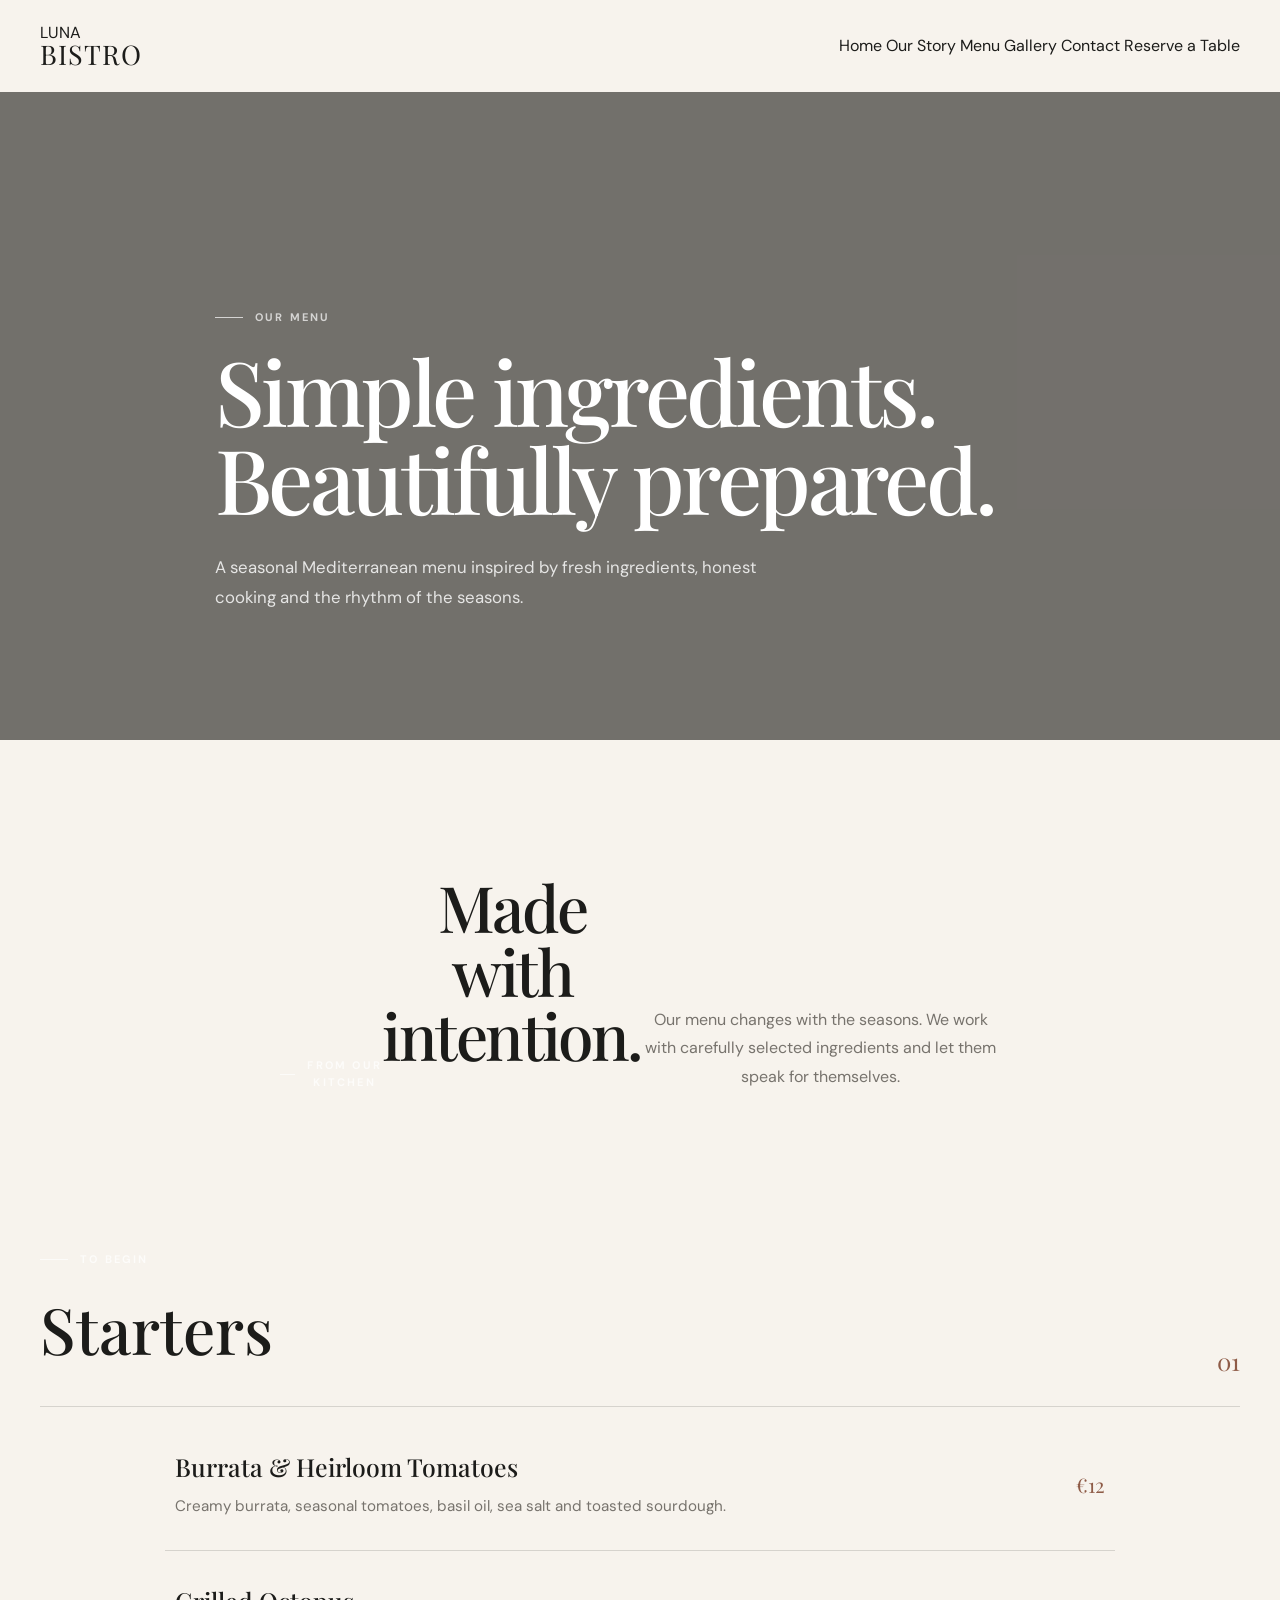
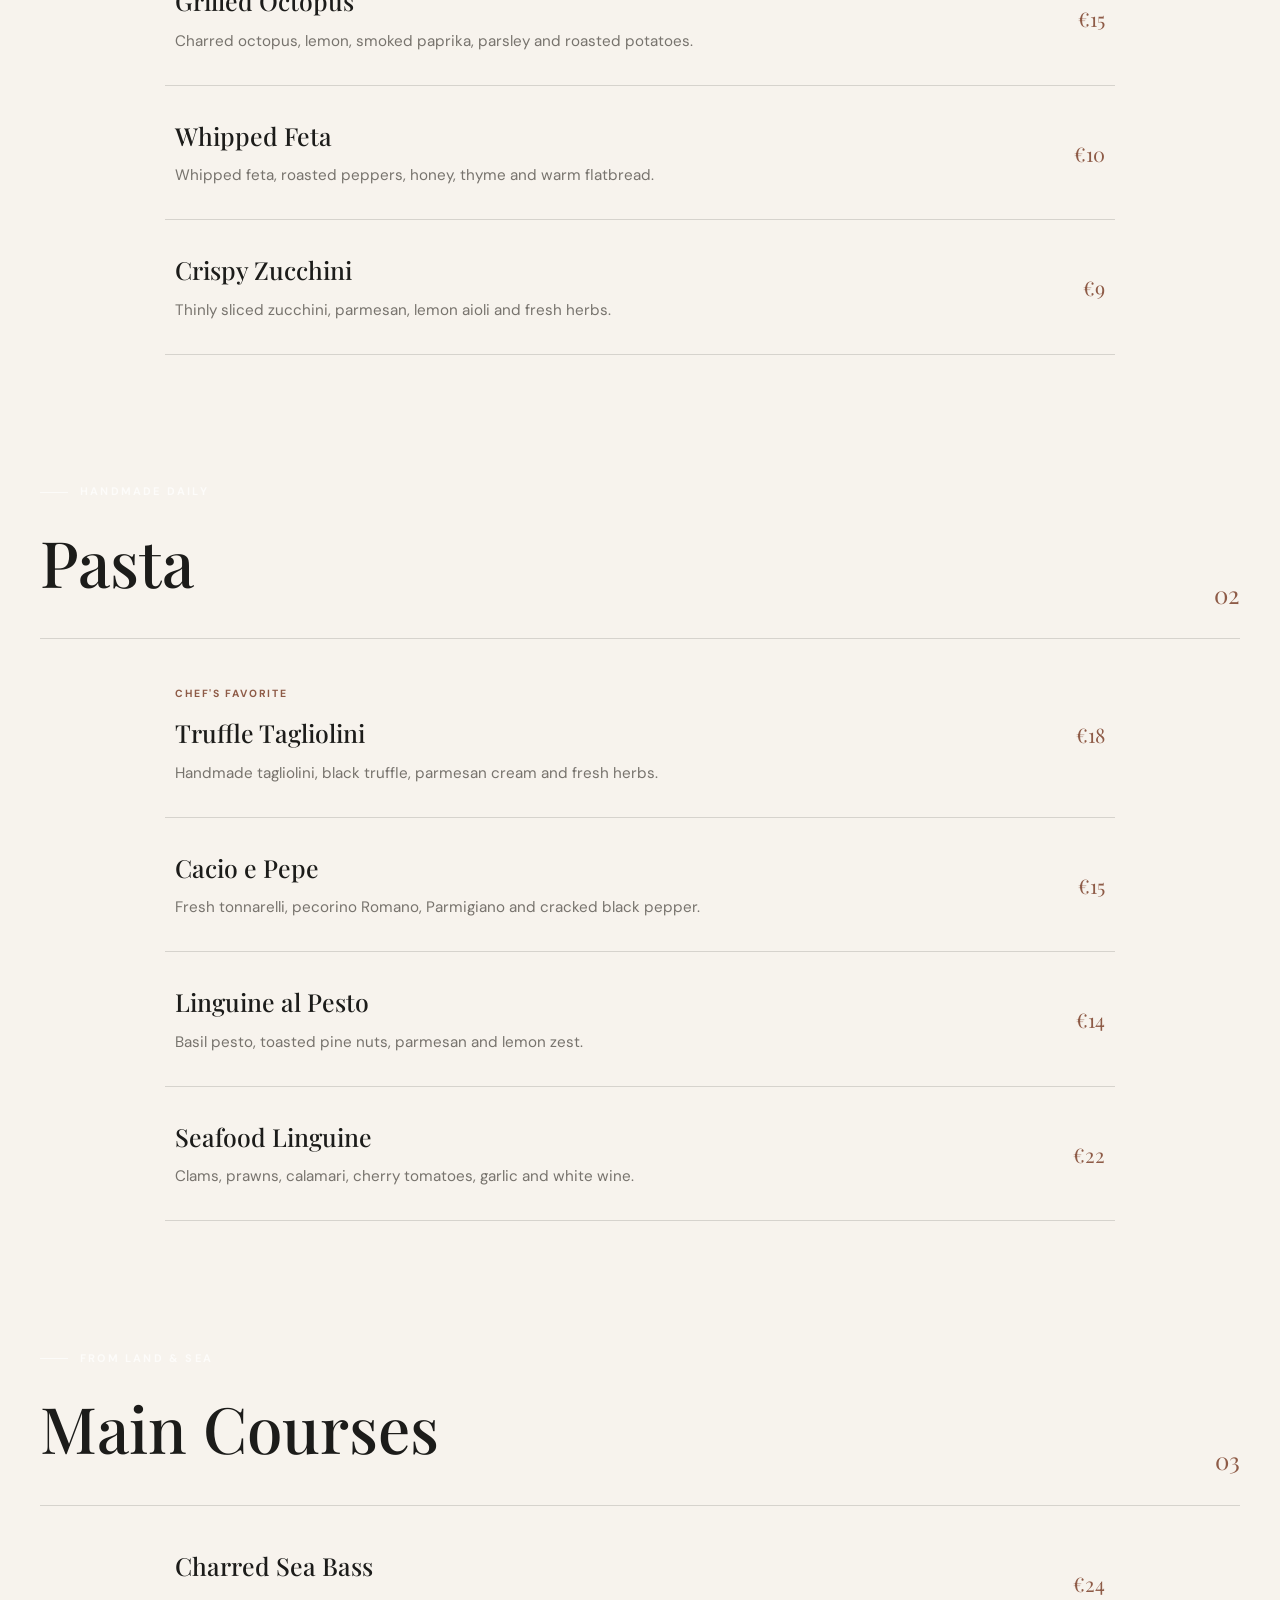
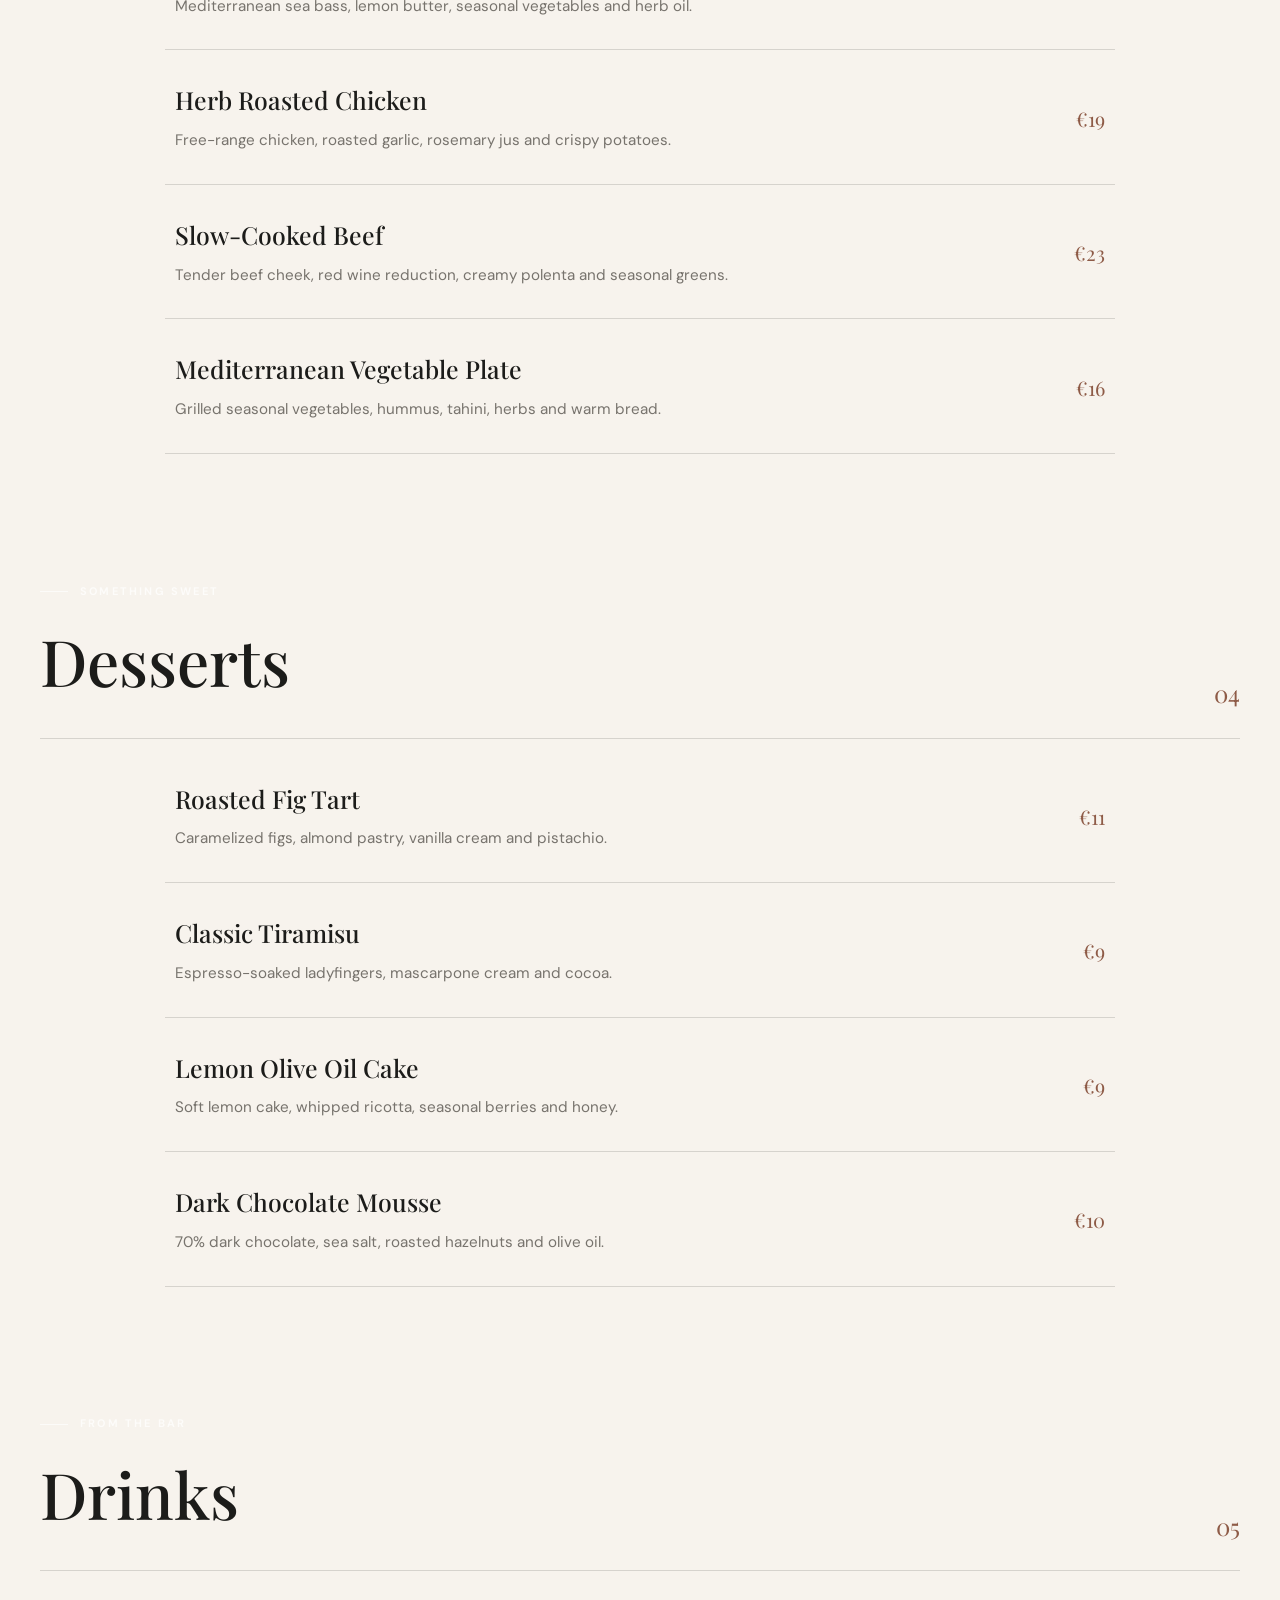
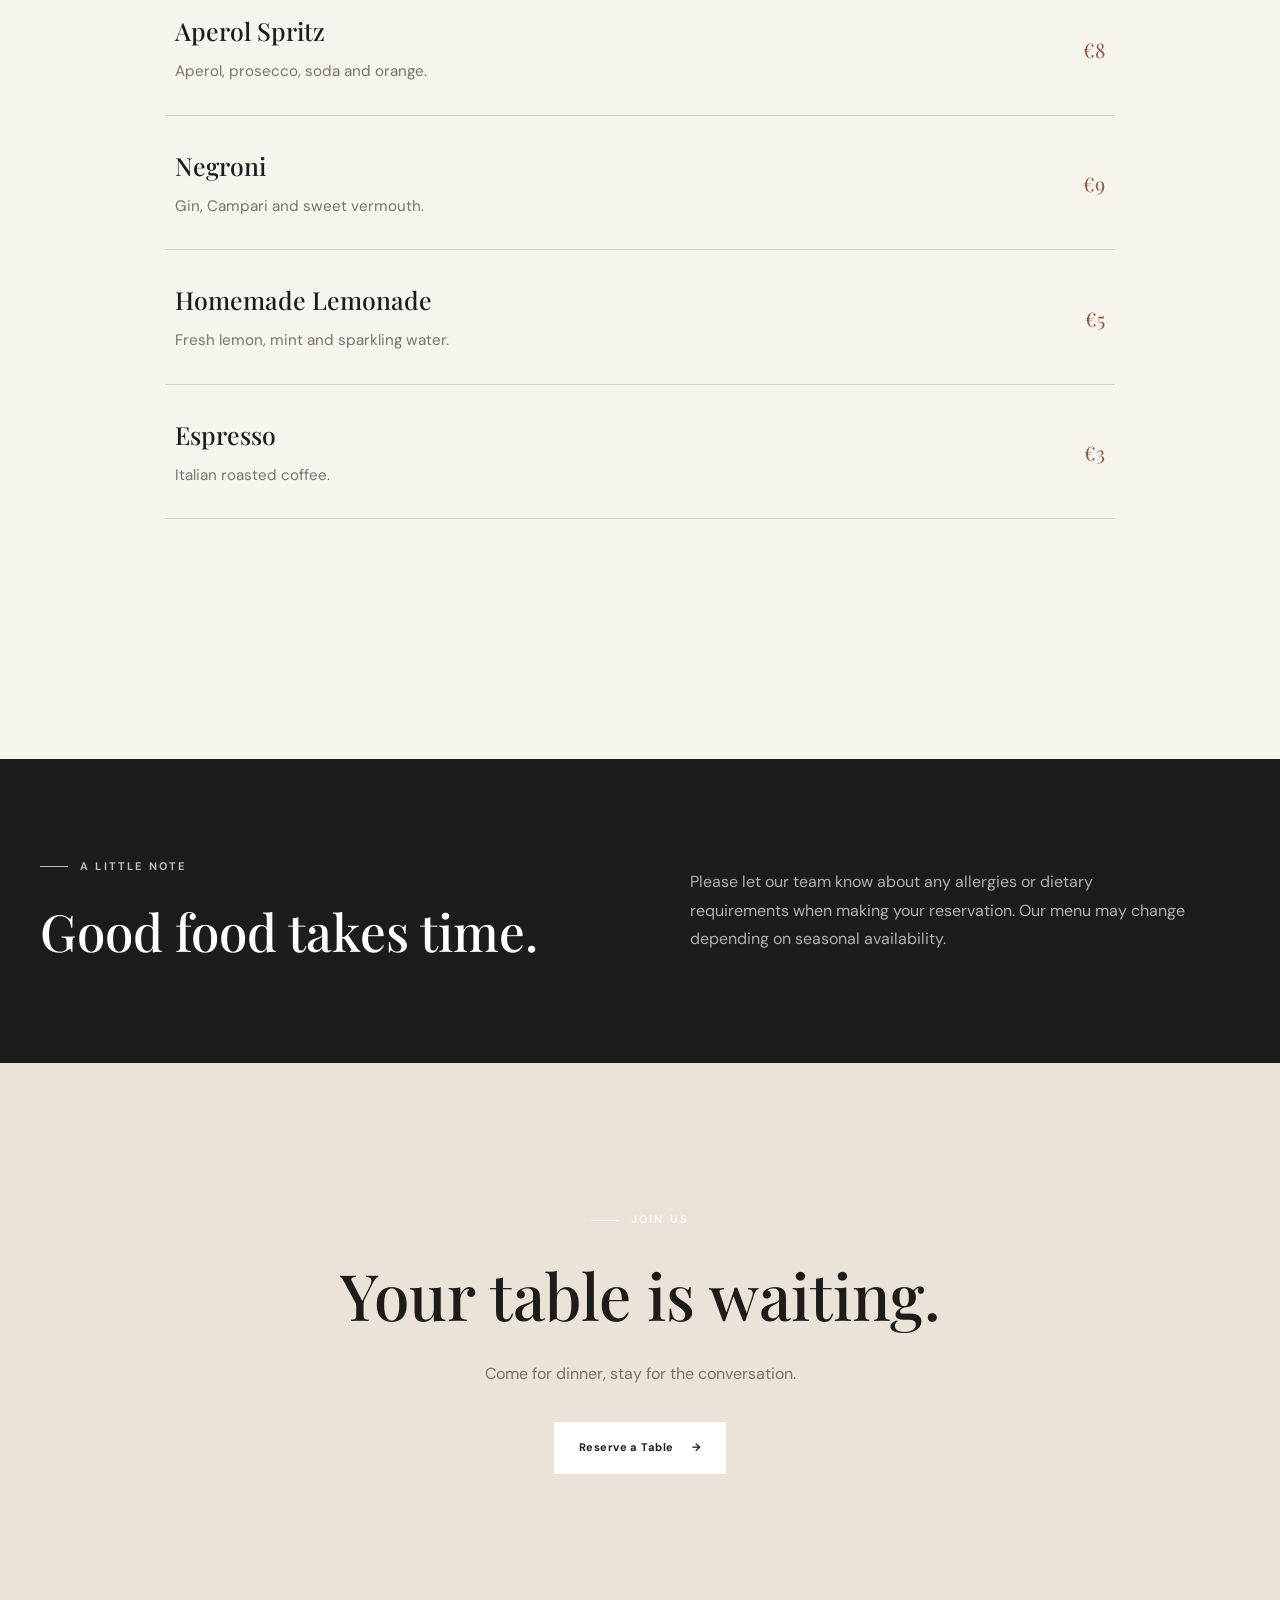
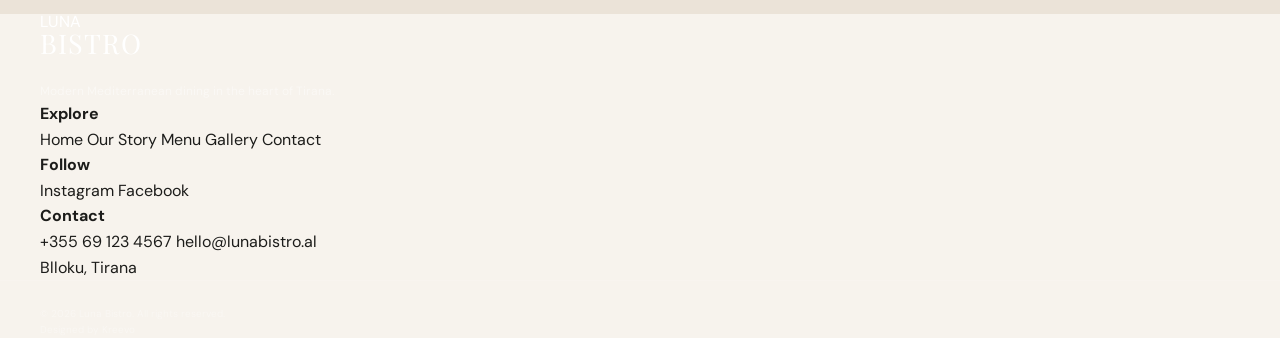
<file: Luna Bistro/lunabistro/menu.html>
<!DOCTYPE html>
<html lang="en">
<head>
    <meta charset="UTF-8">
    <meta name="viewport" content="width=device-width, initial-scale=1.0">

    <title>Menu | Luna Bistro</title>

    <meta
        name="description"
        content="Explore the seasonal Mediterranean menu at Luna Bistro in Tirana."
    >

    <link rel="preconnect" href="https://fonts.googleapis.com">
    <link rel="preconnect" href="https://fonts.gstatic.com" crossorigin>

    <link
        href="https://fonts.googleapis.com/css2?family=DM+Sans:wght@400;500;600;700&family=Playfair+Display:wght@400;500;600;700&display=swap"
        rel="stylesheet"
    >

    <link rel="stylesheet" href="css/style.css">
</head>

<body>

    <!-- ================= HEADER ================= -->

    <header class="site-header">

        <div class="container nav-container">

            <a href="index.html" class="logo">
                LUNA
                <span>BISTRO</span>
            </a>

            <button
                class="menu-toggle"
                aria-label="Toggle navigation"
                aria-expanded="false"
            >
                <span></span>
                <span></span>
                <span></span>
            </button>

            <nav class="main-nav">

                <a href="index.html">
                    Home
                </a>

                <a href="about.html">
                    Our Story
                </a>

                <a href="menu.html" class="active">
                    Menu
                </a>

                <a href="gallery.html">
                    Gallery
                </a>

                <a href="contact.html">
                    Contact
                </a>

                <a href="contact.html#reservation" class="nav-reserve">
                    Reserve a Table
                </a>

            </nav>

        </div>

    </header>


    <!-- ================= PAGE HERO ================= -->

    <main>

        <section class="page-hero">

            <div class="page-hero-overlay"></div>

            <div class="container page-hero-content">

                <p class="eyebrow">
                    OUR MENU
                </p>

                <h1>
                    Simple ingredients.
                    <br>
                    Beautifully prepared.
                </h1>

                <p>
                    A seasonal Mediterranean menu inspired by
                    fresh ingredients, honest cooking and the
                    rhythm of the seasons.
                </p>

            </div>

        </section>


        <!-- ================= MENU INTRO ================= -->

        <section class="menu-intro section-padding">

            <div class="container">

                <div class="section-heading centered">

                    <p class="eyebrow">
                        FROM OUR KITCHEN
                    </p>

                    <h2>
                        Made with intention.
                    </h2>

                    <p>
                        Our menu changes with the seasons.
                        We work with carefully selected ingredients
                        and let them speak for themselves.
                    </p>

                </div>

            </div>

        </section>


        <!-- ================= FULL MENU ================= -->

        <section class="full-menu section-padding">

            <div class="container">


                <!-- STARTERS -->

                <div class="menu-category reveal">

                    <div class="menu-category-header">

                        <div>

                            <p class="eyebrow">
                                TO BEGIN
                            </p>

                            <h2>
                                Starters
                            </h2>

                        </div>

                        <span>
                            01
                        </span>

                    </div>


                    <div class="menu-list">


                        <article class="menu-item">

                            <div class="menu-item-info">

                                <h3>
                                    Burrata & Heirloom Tomatoes
                                </h3>

                                <p>
                                    Creamy burrata, seasonal tomatoes,
                                    basil oil, sea salt and toasted sourdough.
                                </p>

                            </div>

                            <span class="menu-price">
                                €12
                            </span>

                        </article>


                        <article class="menu-item">

                            <div class="menu-item-info">

                                <h3>
                                    Grilled Octopus
                                </h3>

                                <p>
                                    Charred octopus, lemon, smoked paprika,
                                    parsley and roasted potatoes.
                                </p>

                            </div>

                            <span class="menu-price">
                                €15
                            </span>

                        </article>


                        <article class="menu-item">

                            <div class="menu-item-info">

                                <h3>
                                    Whipped Feta
                                </h3>

                                <p>
                                    Whipped feta, roasted peppers,
                                    honey, thyme and warm flatbread.
                                </p>

                            </div>

                            <span class="menu-price">
                                €10
                            </span>

                        </article>


                        <article class="menu-item">

                            <div class="menu-item-info">

                                <h3>
                                    Crispy Zucchini
                                </h3>

                                <p>
                                    Thinly sliced zucchini, parmesan,
                                    lemon aioli and fresh herbs.
                                </p>

                            </div>

                            <span class="menu-price">
                                €9
                            </span>

                        </article>

                    </div>

                </div>


                <!-- PASTA -->

                <div class="menu-category reveal">

                    <div class="menu-category-header">

                        <div>

                            <p class="eyebrow">
                                HANDMADE DAILY
                            </p>

                            <h2>
                                Pasta
                            </h2>

                        </div>

                        <span>
                            02
                        </span>

                    </div>


                    <div class="menu-list">


                        <article class="menu-item featured-menu-item">

                            <div class="menu-item-info">

                                <span class="menu-featured">
                                    CHEF'S FAVORITE
                                </span>

                                <h3>
                                    Truffle Tagliolini
                                </h3>

                                <p>
                                    Handmade tagliolini, black truffle,
                                    parmesan cream and fresh herbs.
                                </p>

                            </div>

                            <span class="menu-price">
                                €18
                            </span>

                        </article>


                        <article class="menu-item">

                            <div class="menu-item-info">

                                <h3>
                                    Cacio e Pepe
                                </h3>

                                <p>
                                    Fresh tonnarelli, pecorino Romano,
                                    Parmigiano and cracked black pepper.
                                </p>

                            </div>

                            <span class="menu-price">
                                €15
                            </span>

                        </article>


                        <article class="menu-item">

                            <div class="menu-item-info">

                                <h3>
                                    Linguine al Pesto
                                </h3>

                                <p>
                                    Basil pesto, toasted pine nuts,
                                    parmesan and lemon zest.
                                </p>

                            </div>

                            <span class="menu-price">
                                €14
                            </span>

                        </article>


                        <article class="menu-item">

                            <div class="menu-item-info">

                                <h3>
                                    Seafood Linguine
                                </h3>

                                <p>
                                    Clams, prawns, calamari,
                                    cherry tomatoes, garlic and white wine.
                                </p>

                            </div>

                            <span class="menu-price">
                                €22
                            </span>

                        </article>

                    </div>

                </div>


                <!-- MAINS -->

                <div class="menu-category reveal">

                    <div class="menu-category-header">

                        <div>

                            <p class="eyebrow">
                                FROM LAND & SEA
                            </p>

                            <h2>
                                Main Courses
                            </h2>

                        </div>

                        <span>
                            03
                        </span>

                    </div>


                    <div class="menu-list">


                        <article class="menu-item">

                            <div class="menu-item-info">

                                <h3>
                                    Charred Sea Bass
                                </h3>

                                <p>
                                    Mediterranean sea bass, lemon butter,
                                    seasonal vegetables and herb oil.
                                </p>

                            </div>

                            <span class="menu-price">
                                €24
                            </span>

                        </article>


                        <article class="menu-item">

                            <div class="menu-item-info">

                                <h3>
                                    Herb Roasted Chicken
                                </h3>

                                <p>
                                    Free-range chicken, roasted garlic,
                                    rosemary jus and crispy potatoes.
                                </p>

                            </div>

                            <span class="menu-price">
                                €19
                            </span>

                        </article>


                        <article class="menu-item">

                            <div class="menu-item-info">

                                <h3>
                                    Slow-Cooked Beef
                                </h3>

                                <p>
                                    Tender beef cheek, red wine reduction,
                                    creamy polenta and seasonal greens.
                                </p>

                            </div>

                            <span class="menu-price">
                                €23
                            </span>

                        </article>


                        <article class="menu-item">

                            <div class="menu-item-info">

                                <h3>
                                    Mediterranean Vegetable Plate
                                </h3>

                                <p>
                                    Grilled seasonal vegetables,
                                    hummus, tahini, herbs and warm bread.
                                </p>

                            </div>

                            <span class="menu-price">
                                €16
                            </span>

                        </article>

                    </div>

                </div>


                <!-- DESSERTS -->

                <div class="menu-category reveal">

                    <div class="menu-category-header">

                        <div>

                            <p class="eyebrow">
                                SOMETHING SWEET
                            </p>

                            <h2>
                                Desserts
                            </h2>

                        </div>

                        <span>
                            04
                        </span>

                    </div>


                    <div class="menu-list">


                        <article class="menu-item">

                            <div class="menu-item-info">

                                <h3>
                                    Roasted Fig Tart
                                </h3>

                                <p>
                                    Caramelized figs, almond pastry,
                                    vanilla cream and pistachio.
                                </p>

                            </div>

                            <span class="menu-price">
                                €11
                            </span>

                        </article>


                        <article class="menu-item">

                            <div class="menu-item-info">

                                <h3>
                                    Classic Tiramisu
                                </h3>

                                <p>
                                    Espresso-soaked ladyfingers,
                                    mascarpone cream and cocoa.
                                </p>

                            </div>

                            <span class="menu-price">
                                €9
                            </span>

                        </article>


                        <article class="menu-item">

                            <div class="menu-item-info">

                                <h3>
                                    Lemon Olive Oil Cake
                                </h3>

                                <p>
                                    Soft lemon cake, whipped ricotta,
                                    seasonal berries and honey.
                                </p>

                            </div>

                            <span class="menu-price">
                                €9
                            </span>

                        </article>


                        <article class="menu-item">

                            <div class="menu-item-info">

                                <h3>
                                    Dark Chocolate Mousse
                                </h3>

                                <p>
                                    70% dark chocolate, sea salt,
                                    roasted hazelnuts and olive oil.
                                </p>

                            </div>

                            <span class="menu-price">
                                €10
                            </span>

                        </article>

                    </div>

                </div>


                <!-- DRINKS -->

                <div class="menu-category reveal">

                    <div class="menu-category-header">

                        <div>

                            <p class="eyebrow">
                                FROM THE BAR
                            </p>

                            <h2>
                                Drinks
                            </h2>

                        </div>

                        <span>
                            05
                        </span>

                    </div>


                    <div class="menu-list">


                        <article class="menu-item">

                            <div class="menu-item-info">

                                <h3>
                                    Aperol Spritz
                                </h3>

                                <p>
                                    Aperol, prosecco, soda and orange.
                                </p>

                            </div>

                            <span class="menu-price">
                                €8
                            </span>

                        </article>


                        <article class="menu-item">

                            <div class="menu-item-info">

                                <h3>
                                    Negroni
                                </h3>

                                <p>
                                    Gin, Campari and sweet vermouth.
                                </p>

                            </div>

                            <span class="menu-price">
                                €9
                            </span>

                        </article>


                        <article class="menu-item">

                            <div class="menu-item-info">

                                <h3>
                                    Homemade Lemonade
                                </h3>

                                <p>
                                    Fresh lemon, mint and sparkling water.
                                </p>

                            </div>

                            <span class="menu-price">
                                €5
                            </span>

                        </article>


                        <article class="menu-item">

                            <div class="menu-item-info">

                                <h3>
                                    Espresso
                                </h3>

                                <p>
                                    Italian roasted coffee.
                                </p>

                            </div>

                            <span class="menu-price">
                                €3
                            </span>

                        </article>

                    </div>

                </div>


            </div>

        </section>


        <!-- ================= MENU NOTE ================= -->

        <section class="menu-note">

            <div class="container">

                <div class="menu-note-inner">

                    <div>

                        <p class="eyebrow">
                            A LITTLE NOTE
                        </p>

                        <h2>
                            Good food takes time.
                        </h2>

                    </div>

                    <p>
                        Please let our team know about any allergies
                        or dietary requirements when making your reservation.
                        Our menu may change depending on seasonal availability.
                    </p>

                </div>

            </div>

        </section>


        <!-- ================= RESERVATION CTA ================= -->

        <section class="menu-reservation-cta">

            <div class="container">

                <div class="menu-reservation-content">

                    <p class="eyebrow">
                        JOIN US
                    </p>

                    <h2>
                        Your table is waiting.
                    </h2>

                    <p>
                        Come for dinner, stay for the conversation.
                    </p>

                    <a
                        href="contact.html#reservation"
                        class="btn btn-primary"
                    >
                        Reserve a Table
                        <span>→</span>
                    </a>

                </div>

            </div>

        </section>

    </main>


    <!-- ================= FOOTER ================= -->

    <footer class="site-footer">

        <div class="container footer-grid">

            <div class="footer-brand">

                <a href="index.html" class="logo footer-logo">
                    LUNA
                    <span>BISTRO</span>
                </a>

                <p>
                    Modern Mediterranean dining
                    in the heart of Tirana.
                </p>

            </div>


            <div class="footer-column">

                <h4>
                    Explore
                </h4>

                <a href="index.html">
                    Home
                </a>

                <a href="about.html">
                    Our Story
                </a>

                <a href="menu.html">
                    Menu
                </a>

                <a href="gallery.html">
                    Gallery
                </a>

                <a href="contact.html">
                    Contact
                </a>

            </div>


            <div class="footer-column">

                <h4>
                    Follow
                </h4>

                <a href="#">
                    Instagram
                </a>

                <a href="#">
                    Facebook
                </a>

            </div>


            <div class="footer-column">

                <h4>
                    Contact
                </h4>

                <a href="tel:+355691234567">
                    +355 69 123 4567
                </a>

                <a href="mailto:hello@lunabistro.al">
                    hello@lunabistro.al
                </a>

                <p>
                    Blloku, Tirana
                </p>

            </div>

        </div>


        <div class="footer-bottom">

            <div class="container">

                <p>
                    © <span id="current-year"></span>
                    Luna Bistro.
                    All rights reserved.
                </p>

                <p>
                    Designed by Kreevo
                </p>

            </div>

        </div>

    </footer>


    <script src="js/script.js"></script>

</body>
</html>
</file>
<file: Luna Bistro/lunabistro/css/style.css>
/* =========================================
   RESET
========================================= */

* {
    margin: 0;
    padding: 0;
    box-sizing: border-box;
}

html {
    scroll-behavior: smooth;
}

body {
    font-family: "DM Sans", sans-serif;
    background: #f7f3ed;
    color: #1c1c1a;
    line-height: 1.6;
    overflow-x: hidden;
}

img {
    max-width: 100%;
    display: block;
}

a {
    color: inherit;
    text-decoration: none;
}

button,
input,
textarea,
select {
    font: inherit;
}

button {
    border: none;
    cursor: pointer;
}


/* =========================================
   VARIABLES
========================================= */

:root {
    --cream: #f7f3ed;
    --cream-dark: #ebe3d8;
    --dark: #1c1c1a;
    --dark-soft: #282724;
    --brown: #8e5b47;
    --brown-light: #b9836a;
    --white: #ffffff;
    --muted: #77736d;
    --border: rgba(28, 28, 26, 0.15);

    --serif: "Playfair Display", serif;
    --sans: "DM Sans", sans-serif;

    --container: 1240px;
}


/* =========================================
   GLOBAL
========================================= */

.container {
    width: min(var(--container), calc(100% - 80px));
    margin: 0 auto;
}

.section {
    padding: 130px 0;
}

.eyebrow {
    display: inline-flex;
    align-items: center;
    gap: 12px;

    font-size: 11px;
    font-weight: 700;
    letter-spacing: 0.2em;

    color: rgba(255, 255, 255, 0.7);
}

.eyebrow.dark {
    color: var(--brown);
}

.eyebrow::before {
    content: "";
    width: 28px;
    height: 1px;
    background: currentColor;
}

h1,
h2,
h3 {
    font-family: var(--serif);
    font-weight: 500;
}

h1 em,
h2 em {
    font-style: italic;
    font-weight: 400;
}

.text-link {
    display: inline-flex;
    align-items: center;
    gap: 12px;

    font-size: 13px;
    font-weight: 700;

    border-bottom: 1px solid var(--dark);
    padding-bottom: 6px;

    transition: gap 0.3s ease;
}

.text-link:hover {
    gap: 18px;
}


/* =========================================
   HEADER
========================================= */

.header {
    position: fixed;
    top: 0;
    left: 0;

    width: 100%;
    z-index: 1000;

    transition:
        background 0.3s ease,
        backdrop-filter 0.3s ease,
        padding 0.3s ease;
}

.header.scrolled {
    background: rgba(247, 243, 237, 0.92);
    backdrop-filter: blur(15px);
}

.nav-container {
    height: 92px;

    display: flex;
    align-items: center;
    justify-content: space-between;
}

.logo {
    display: flex;
    flex-direction: column;

    line-height: 1;
}

.logo span {
    font-family: var(--serif);
    font-size: 27px;
    letter-spacing: 0.04em;
}

.logo small {
    margin-top: 5px;

    font-size: 8px;
    font-weight: 700;
    letter-spacing: 0.35em;
    text-align: center;
}

.header:not(.scrolled) .logo {
    color: white;
}

.nav {
    display: flex;
    align-items: center;
    gap: 34px;
}

.nav-link {
    position: relative;

    font-size: 12px;
    font-weight: 600;

    color: rgba(255, 255, 255, 0.85);

    transition: color 0.3s ease;
}

.header.scrolled .nav-link {
    color: var(--dark);
}

.nav-link::after {
    content: "";

    position: absolute;
    left: 0;
    bottom: -7px;

    width: 0;
    height: 1px;

    background: currentColor;

    transition: width 0.3s ease;
}

.nav-link:hover::after,
.nav-link.active::after {
    width: 100%;
}

.nav-button {
    padding: 13px 20px;

    background: white;
    color: var(--dark);

    font-size: 11px;
    font-weight: 700;

    transition:
        background 0.3s ease,
        color 0.3s ease;
}

.nav-button:hover {
    background: var(--brown);
    color: white;
}

.menu-toggle {
    display: none;

    width: 42px;
    height: 42px;

    background: transparent;
}

.menu-toggle span {
    display: block;

    width: 24px;
    height: 1px;

    margin: 5px auto;

    background: currentColor;
}


/* =========================================
   HERO
========================================= */

.hero {
    position: relative;

    min-height: 100vh;

    display: flex;
    align-items: center;

    color: white;

    background:
        linear-gradient(
            90deg,
            rgba(12, 10, 8, 0.78) 0%,
            rgba(12, 10, 8, 0.48) 45%,
            rgba(12, 10, 8, 0.22) 100%
        ),
        url("https://images.unsplash.com/photo-1414235077428-338989a2e8c0?auto=format&fit=crop&w=2200&q=90")
        center / cover;
}

.hero-overlay {
    position: absolute;
    inset: 0;

    background:
        linear-gradient(
            180deg,
            rgba(0, 0, 0, 0.25),
            transparent 40%,
            rgba(0, 0, 0, 0.35)
        );
}

.hero-container {
    position: relative;
    z-index: 2;

    display: flex;
    justify-content: space-between;
    align-items: flex-end;

    min-height: 100vh;

    padding-top: 160px;
    padding-bottom: 100px;
}

.hero-content {
    max-width: 720px;
}

.hero-content h1 {
    margin-top: 22px;

    font-size: clamp(58px, 7vw, 105px);
    line-height: 0.95;
    letter-spacing: -0.045em;
}

.hero-description {
    max-width: 500px;

    margin-top: 30px;

    color: rgba(255, 255, 255, 0.78);

    font-size: 16px;
}

.hero-actions {
    display: flex;
    gap: 14px;

    margin-top: 38px;
}

.btn {
    display: inline-flex;
    align-items: center;
    justify-content: center;
    gap: 18px;

    min-height: 52px;
    padding: 0 25px;

    font-size: 11px;
    font-weight: 700;
    letter-spacing: 0.04em;

    transition:
        transform 0.3s ease,
        background 0.3s ease,
        color 0.3s ease;
}

.btn:hover {
    transform: translateY(-3px);
}

.btn-primary {
    background: white;
    color: var(--dark);
}

.btn-primary:hover {
    background: var(--brown);
    color: white;
}

.btn-outline {
    border: 1px solid rgba(255, 255, 255, 0.5);
    color: white;
}

.btn-outline:hover {
    background: white;
    color: var(--dark);
}

.btn-dark {
    margin-top: 25px;

    background: var(--dark);
    color: white;
}

.btn-light {
    background: white;
    color: var(--dark);
}

.full-width {
    width: 100%;
}

.hero-note {
    display: flex;
    align-items: center;
    gap: 15px;

    font-size: 9px;
    letter-spacing: 0.22em;

    color: rgba(255, 255, 255, 0.7);
}

.hero-line {
    width: 45px;
    height: 1px;
    background: rgba(255, 255, 255, 0.4);
}

.scroll-indicator {
    position: absolute;
    right: 40px;
    bottom: 40px;

    z-index: 3;

    display: flex;
    align-items: center;
    gap: 15px;

    transform: rotate(90deg);
    transform-origin: right center;

    font-size: 8px;
    letter-spacing: 0.2em;

    color: rgba(255, 255, 255, 0.65);
}

.scroll-line {
    width: 50px;
    height: 1px;
    background: rgba(255, 255, 255, 0.5);
}


/* =========================================
   INTRO
========================================= */

.intro {
    background: var(--cream);
}

.intro-grid {
    display: grid;
    grid-template-columns: 180px 1fr;
    gap: 80px;
}

.section-label {
    display: flex;
    flex-direction: column;
    gap: 15px;

    font-size: 9px;
    letter-spacing: 0.2em;
    font-weight: 700;
}

.section-label span:first-child {
    color: var(--brown);
}

.intro-content {
    max-width: 850px;
}

.large-text {
    font-family: var(--serif);

    font-size: clamp(32px, 4vw, 54px);
    line-height: 1.15;

    letter-spacing: -0.025em;
}

.intro-bottom {
    display: grid;
    grid-template-columns: 1fr auto;
    gap: 80px;

    max-width: 700px;

    margin-top: 55px;
}

.intro-bottom p {
    color: var(--muted);
    font-size: 14px;
}


/* =========================================
   SIGNATURE
========================================= */

.signature {
    background: var(--cream-dark);
}

.section-heading {
    display: flex;
    justify-content: space-between;
    align-items: flex-end;

    margin-bottom: 60px;
}

.section-heading h2,
.story-content h2,
.menu-header h2,
.gallery-header h2,
.contact-top h2 {
    max-width: 650px;

    margin-top: 20px;

    font-size: clamp(42px, 5vw, 68px);
    line-height: 1;
    letter-spacing: -0.04em;
}

.dish-grid {
    display: grid;
    grid-template-columns: repeat(3, 1fr);
    gap: 22px;
}

.dish-card {
    min-width: 0;
}

.dish-image {
    position: relative;

    height: 520px;

    background-size: cover;
    background-position: center;

    overflow: hidden;
}

.dish-image::after {
    content: "";

    position: absolute;
    inset: 0;

    background: linear-gradient(
        180deg,
        transparent 55%,
        rgba(0, 0, 0, 0.35)
    );
}

.dish-one {
    background-image:
        url("https://images.unsplash.com/photo-1473093295043-cdd812d0e601?auto=format&fit=crop&w=1000&q=85");
}

.dish-two {
    background-image:
        url("https://images.unsplash.com/photo-1539136788836-5699e78bfc75?auto=format&fit=crop&w=1000&q=85");
}

.dish-three {
    background-image:
        url("https://images.unsplash.com/photo-1565958011703-44f9829ba187?auto=format&fit=crop&w=1000&q=85");
}

.dish-number {
    position: absolute;
    top: 20px;
    left: 20px;

    z-index: 2;

    display: flex;
    align-items: center;
    justify-content: center;

    width: 38px;
    height: 38px;

    border: 1px solid rgba(255, 255, 255, 0.6);
    border-radius: 50%;

    color: white;

    font-size: 10px;
}

.dish-info {
    display: flex;
    justify-content: space-between;
    gap: 20px;

    padding: 22px 0;
}

.dish-info h3 {
    font-size: 22px;
}

.dish-info p {
    margin-top: 4px;

    color: var(--muted);

    font-size: 12px;
}

.price {
    font-family: var(--serif);
    font-size: 19px;
}


/* =========================================
   STORY
========================================= */

.story {
    background: var(--cream);
}

.story-grid {
    display: grid;
    grid-template-columns: 1fr 0.8fr;
    align-items: center;
    gap: 110px;
}

.story-visual {
    position: relative;
}

.story-main-image {
    height: 690px;

    background:
        url("https://images.unsplash.com/photo-1559339352-11d035aa65de?auto=format&fit=crop&w=1400&q=85")
        center / cover;
}

.story-badge {
    position: absolute;

    right: -35px;
    bottom: 45px;

    width: 150px;
    height: 150px;

    display: flex;
    flex-direction: column;
    align-items: center;
    justify-content: center;

    background: var(--brown);
    color: white;

    text-align: center;
}

.story-badge span {
    font-family: var(--serif);
    font-size: 45px;
}

.story-badge small {
    font-size: 8px;
    letter-spacing: 0.16em;
}

.story-content > p {
    max-width: 470px;

    margin-top: 24px;

    color: var(--muted);

    font-size: 15px;
}


/* =========================================
   MENU
========================================= */

.menu-section {
    background: var(--cream-dark);
}

.menu-header {
    text-align: center;
}

.menu-header h2 {
    margin-left: auto;
    margin-right: auto;
}

.menu-header p {
    max-width: 500px;

    margin: 25px auto 0;

    color: var(--muted);
    font-size: 14px;
}

.menu-tabs {
    display: flex;
    justify-content: center;
    gap: 10px;

    margin: 60px 0 40px;
}

.menu-tab {
    padding: 11px 20px;

    background: transparent;
    border: 1px solid var(--border);

    color: var(--dark);

    font-size: 11px;
    font-weight: 700;

    transition:
        background 0.3s ease,
        color 0.3s ease;
}

.menu-tab:hover,
.menu-tab.active {
    background: var(--dark);
    color: white;
}

.menu-list {
    max-width: 950px;
    margin: 0 auto;
}

.menu-item {
    display: grid;
    grid-template-columns: 60px 1fr auto;
    align-items: center;
    gap: 25px;

    padding: 28px 0;

    border-bottom: 1px solid var(--border);

    transition:
        opacity 0.3s ease,
        transform 0.3s ease;
}

.menu-item.hidden {
    display: none;
}

.menu-item-number {
    color: var(--brown);

    font-size: 10px;
    font-weight: 700;
}

.menu-item-content h3 {
    font-size: 24px;
}

.menu-item-content p {
    margin-top: 3px;

    color: var(--muted);
    font-size: 12px;
}

.menu-item > span:last-child {
    font-family: var(--serif);
    font-size: 20px;
}


/* =========================================
   GALLERY
========================================= */

.gallery {
    background: var(--cream);
}

.gallery-header {
    display: flex;
    justify-content: space-between;
    align-items: flex-end;

    margin-bottom: 60px;
}

.gallery-header p {
    max-width: 300px;

    color: var(--muted);
    font-size: 14px;
}

.gallery-grid {
    display: grid;

    grid-template-columns:
        1.2fr
        0.8fr
        1fr;

    grid-template-rows:
        330px
        330px;

    gap: 15px;
}

.gallery-image {
    background-size: cover;
    background-position: center;
}

.gallery-one {
    grid-row: span 2;

    background-image:
        url("https://images.unsplash.com/photo-1552566626-52f8b828add9?auto=format&fit=crop&w=1200&q=85");
}

.gallery-two {
    background-image:
        url("https://images.unsplash.com/photo-1517248135467-4c7edcad34c4?auto=format&fit=crop&w=1000&q=85");
}

.gallery-three {
    background-image:
        url("https://images.unsplash.com/photo-1559339352-11d035aa65de?auto=format&fit=crop&w=1000&q=85");
}

.gallery-four {
    background-image:
        url("https://images.unsplash.com/photo-1414235077428-338989a2e8c0?auto=format&fit=crop&w=1000&q=85");
}

.gallery-five {
    background-image:
        url("https://images.unsplash.com/photo-1547592180-85f173990554?auto=format&fit=crop&w=1000&q=85");
}


/* =========================================
   TESTIMONIAL
========================================= */

.testimonial {
    background: var(--cream-dark);
}

.testimonial-container {
    max-width: 850px;

    margin: 0 auto;

    text-align: center;
}

.quote-mark {
    display: block;

    font-family: var(--serif);
    font-size: 90px;

    line-height: 0.5;

    color: var(--brown);
}

.testimonial blockquote {
    margin-top: 30px;

    font-family: var(--serif);

    font-size: clamp(32px, 4vw, 52px);
    line-height: 1.15;

    letter-spacing: -0.025em;
}

.testimonial-author {
    display: flex;
    align-items: center;
    justify-content: center;
    gap: 12px;

    margin-top: 30px;

    color: var(--muted);

    font-size: 11px;
}

.testimonial-author span {
    width: 25px;
    height: 1px;
    background: var(--brown);
}


/* =========================================
   RESERVATION
========================================= */

.reservation {
    background: var(--dark);
    color: white;
}

.reservation-grid {
    display: grid;
    grid-template-columns: 0.8fr 1fr;
    gap: 120px;
    align-items: start;
}

.reservation-content h2 {
    margin-top: 20px;

    font-size: clamp(45px, 5vw, 70px);
    line-height: 1;

    letter-spacing: -0.04em;
}

.reservation-content > p {
    max-width: 420px;

    margin-top: 25px;

    color: rgba(255, 255, 255, 0.6);
}

.reservation-details {
    display: grid;
    gap: 25px;

    margin-top: 55px;
}

.reservation-details div {
    display: flex;
    flex-direction: column;
    gap: 5px;
}

.reservation-details strong {
    font-size: 11px;
    letter-spacing: 0.08em;
}

.reservation-details span {
    color: rgba(255, 255, 255, 0.55);
    font-size: 12px;
}

.reservation-form {
    padding: 40px;

    background: #252421;
}

.form-row {
    display: grid;
    grid-template-columns: 1fr 1fr;
    gap: 20px;
}

.form-group {
    display: flex;
    flex-direction: column;
    gap: 8px;

    margin-bottom: 22px;
}

.form-group label {
    font-size: 10px;
    font-weight: 700;
    letter-spacing: 0.08em;
    text-transform: uppercase;

    color: rgba(255, 255, 255, 0.6);
}

.form-group input,
.form-group select,
.form-group textarea {
    width: 100%;

    padding: 15px 0;

    background: transparent;

    border: none;
    border-bottom: 1px solid rgba(255, 255, 255, 0.2);

    outline: none;

    color: white;

    font-size: 14px;

    transition: border-color 0.3s ease;
}

.form-group input:focus,
.form-group select:focus,
.form-group textarea:focus {
    border-color: white;
}

.form-group input::placeholder,
.form-group textarea::placeholder {
    color: rgba(255, 255, 255, 0.35);
}

.form-group select option {
    color: black;
}

.form-group textarea {
    resize: vertical;
}

.form-note {
    margin-top: 15px;

    color: rgba(255, 255, 255, 0.35);

    font-size: 10px;
}

.form-success {
    display: none;

    margin-top: 20px;
    padding: 15px;

    background: rgba(255, 255, 255, 0.08);

    color: white;

    font-size: 12px;
}

.form-success.show {
    display: block;
}


/* =========================================
   CONTACT
========================================= */

.contact {
    background: var(--cream);
}

.contact-top {
    display: grid;
    grid-template-columns: 1fr 0.6fr;
    gap: 100px;
    align-items: end;

    margin-bottom: 80px;
}

.contact-top p {
    max-width: 350px;

    color: var(--muted);
    font-size: 14px;
}

.contact-grid {
    display: grid;
    grid-template-columns: repeat(3, 1fr);

    border-top: 1px solid var(--border);
}

.contact-card {
    min-height: 300px;

    padding: 35px;

    border-right: 1px solid var(--border);
}

.contact-card:last-child {
    border-right: none;
}

.contact-number {
    color: var(--brown);

    font-size: 10px;
    font-weight: 700;
}

.contact-card h3 {
    margin-top: 50px;

    font-size: 30px;
}

.contact-card p {
    margin-top: 12px;

    color: var(--muted);

    font-size: 13px;
}

.contact-card .text-link {
    margin-top: 30px;
}

.contact-muted {
    display: block;

    margin-top: 30px;

    color: var(--muted);

    font-size: 12px;
}


/* =========================================
   FOOTER
========================================= */

.footer {
    background: #171715;
    color: white;

    padding: 80px 0 25px;
}

.footer-top {
    display: flex;
    justify-content: space-between;

    padding-bottom: 80px;
}

.footer-brand p {
    margin-top: 25px;

    color: rgba(255, 255, 255, 0.45);

    font-size: 12px;
}

.footer-links {
    display: flex;
    gap: 100px;
}

.footer-links div {
    display: flex;
    flex-direction: column;
    gap: 10px;
}

.footer-links span {
    margin-bottom: 8px;

    color: rgba(255, 255, 255, 0.35);

    font-size: 9px;
    font-weight: 700;
    letter-spacing: 0.16em;
    text-transform: uppercase;
}

.footer-links a {
    color: rgba(255, 255, 255, 0.75);

    font-size: 12px;

    transition: color 0.3s ease;
}

.footer-links a:hover {
    color: white;
}

.footer-bottom {
    display: flex;
    justify-content: space-between;

    padding-top: 25px;

    border-top: 1px solid rgba(255, 255, 255, 0.1);

    color: rgba(255, 255, 255, 0.35);

    font-size: 10px;
}


/* =========================================
   SCROLL ANIMATIONS
========================================= */

.reveal {
    opacity: 0;
    transform: translateY(30px);

    transition:
        opacity 0.8s ease,
        transform 0.8s ease;
}

.reveal.visible {
    opacity: 1;
    transform: translateY(0);
}


/* =========================================
   MOBILE
========================================= */

@media (max-width: 1000px) {

    .container {
        width: min(var(--container), calc(100% - 40px));
    }

    .nav {
        position: fixed;

        top: 92px;
        left: 20px;
        right: 20px;

        display: flex;
        flex-direction: column;
        align-items: stretch;

        padding: 25px;

        background: var(--dark);

        opacity: 0;
        visibility: hidden;

        transform: translateY(-10px);

        transition:
            opacity 0.3s ease,
            transform 0.3s ease,
            visibility 0.3s ease;
    }

    .nav.open {
        opacity: 1;
        visibility: visible;
        transform: translateY(0);
    }

    .nav-link {
        padding: 10px 0;
    }

    .nav-button {
        text-align: center;
        margin-top: 10px;
    }

    .menu-toggle {
        display: block;
        color: white;
    }

    .header.scrolled .menu-toggle {
        color: var(--dark);
    }

    .hero-container {
        align-items: flex-end;
    }

    .intro-grid,
    .story-grid,
    .reservation-grid {
        grid-template-columns: 1fr;
    }

    .intro-grid {
        gap: 35px;
    }

    .story-grid {
        gap: 60px;
    }

    .reservation-grid {
        gap: 60px;
    }

    .dish-grid {
        grid-template-columns: 1fr;
    }

    .dish-image {
        height: 550px;
    }

    .contact-top {
        grid-template-columns: 1fr;
        gap: 30px;
    }

    .gallery-grid {
        grid-template-columns: 1fr 1fr;
        grid-template-rows: 300px 300px 300px;
    }

    .gallery-one {
        grid-row: span 2;
    }

    .gallery-five {
        grid-column: span 2;
    }

    .footer-top {
        flex-direction: column;
        gap: 60px;
    }
}


@media (max-width: 650px) {

    .section {
        padding: 90px 0;
    }

    .nav-container {
        height: 78px;
    }

    .nav {
        top: 78px;
    }

    .hero {
        min-height: 800px;
    }

    .hero-container {
        min-height: 800px;

        padding-bottom: 80px;
    }

    .hero-content h1 {
        font-size: 57px;
    }

    .hero-description {
        font-size: 14px;
    }

    .hero-actions {
        flex-direction: column;
        align-items: stretch;
    }

    .hero-note,
    .scroll-indicator {
        display: none;
    }

    .intro-bottom {
        grid-template-columns: 1fr;
        gap: 30px;
    }

    .section-heading,
    .gallery-header {
        flex-direction: column;
        align-items: flex-start;
        gap: 30px;
    }

    .dish-image {
        height: 450px;
    }

    .story-main-image {
        height: 500px;
    }

    .story-badge {
        right: -10px;
        bottom: 25px;

        width: 120px;
        height: 120px;
    }

    .menu-tabs {
        flex-wrap: wrap;
    }

    .menu-item {
        grid-template-columns: 30px 1fr auto;
        gap: 12px;
    }

    .menu-item-content h3 {
        font-size: 19px;
    }

    .menu-item-content p {
        font-size: 11px;
    }

    .gallery-grid {
        display: grid;

        grid-template-columns: 1fr;
        grid-template-rows: repeat(5, 300px);
    }

    .gallery-one,
    .gallery-five {
        grid-column: auto;
        grid-row: auto;
    }

    .form-row {
        grid-template-columns: 1fr;
        gap: 0;
    }

    .reservation-form {
        padding: 25px;
    }

    .contact-grid {
        grid-template-columns: 1fr;
    }

    .contact-card {
        min-height: auto;

        padding: 30px 0;

        border-right: none;
        border-bottom: 1px solid var(--border);
    }

    .contact-card:last-child {
        border-bottom: none;
    }

    .contact-card h3 {
        margin-top: 30px;
    }

    .footer-links {
        flex-direction: column;
        gap: 35px;
    }

    .footer-bottom {
        flex-direction: column;
        gap: 10px;
    }
}

/* =========================================
   PREMIUM POLISH - VERSION 2
========================================= */


/* =========================================
   CUSTOM SELECTION
========================================= */

::selection {
    background: var(--brown);
    color: white;
}


/* =========================================
   BODY
========================================= */

body {
    -webkit-font-smoothing: antialiased;
    text-rendering: optimizeLegibility;
}


/* =========================================
   HEADER - PREMIUM
========================================= */

.header {
    transition:
        background 0.45s ease,
        box-shadow 0.45s ease,
        transform 0.45s ease;
}

.header.scrolled {
    box-shadow: 0 10px 40px rgba(0, 0, 0, 0.06);
}

.header.scrolled .nav-button {
    background: var(--dark);
    color: white;
}

.header.scrolled .nav-button:hover {
    background: var(--brown);
}


/* =========================================
   LOGO HOVER
========================================= */

.logo {
    transition: transform 0.3s ease;
}

.logo:hover {
    transform: translateY(-2px);
}


/* =========================================
   HERO PREMIUM EFFECT
========================================= */

.hero {
    background-attachment: fixed;
}

.hero-content {
    animation: heroReveal 1.2s cubic-bezier(.16,1,.3,1) both;
}

.hero-content .eyebrow {
    animation: fadeUp 0.8s 0.1s both;
}

.hero-content h1 {
    animation: fadeUp 0.8s 0.2s both;
}

.hero-description {
    animation: fadeUp 0.8s 0.35s both;
}

.hero-actions {
    animation: fadeUp 0.8s 0.5s both;
}


@keyframes heroReveal {

    from {
        opacity: 0;
        transform: scale(1.03);
    }

    to {
        opacity: 1;
        transform: scale(1);
    }

}


@keyframes fadeUp {

    from {
        opacity: 0;
        transform: translateY(20px);
    }

    to {
        opacity: 1;
        transform: translateY(0);
    }

}


/* =========================================
   BUTTON PREMIUM
========================================= */

.btn {
    position: relative;
    overflow: hidden;
}

.btn::before {
    content: "";

    position: absolute;

    top: 0;
    left: -110%;

    width: 100%;
    height: 100%;

    background: rgba(255, 255, 255, 0.16);

    transform: skewX(-20deg);

    transition: left 0.5s ease;
}

.btn:hover::before {
    left: 110%;
}

.btn span {
    transition: transform 0.3s ease;
}

.btn:hover span {
    transform: translateX(4px);
}


/* =========================================
   DISH CARDS
========================================= */

.dish-card {
    cursor: pointer;
}

.dish-image {
    transition:
        transform 0.7s cubic-bezier(.16,1,.3,1),
        filter 0.5s ease;
}

.dish-card:hover .dish-image {
    transform: scale(1.025);
    filter: saturate(1.08);
}

.dish-number {
    transition:
        background 0.3s ease,
        transform 0.3s ease;
}

.dish-card:hover .dish-number {
    background: white;
    color: var(--dark);
    transform: rotate(45deg);
}


/* =========================================
   STORY IMAGE
========================================= */

.story-main-image {
    transition:
        transform 0.8s cubic-bezier(.16,1,.3,1);
}

.story-visual:hover .story-main-image {
    transform: scale(1.015);
}

.story-badge {
    transition:
        transform 0.5s cubic-bezier(.16,1,.3,1);
}

.story-visual:hover .story-badge {
    transform: translateY(-10px);
}


/* =========================================
   MENU ITEMS
========================================= */

.menu-item {
    position: relative;

    cursor: pointer;

    transition:
        padding-left 0.35s ease,
        background 0.35s ease;
}

.menu-item::before {
    content: "";

    position: absolute;

    left: -20px;
    top: 0;

    width: 2px;
    height: 0;

    background: var(--brown);

    transition: height 0.35s ease;
}

.menu-item:hover {
    padding-left: 12px;
}

.menu-item:hover::before {
    height: 100%;
}

.menu-item-content h3 {
    transition: color 0.3s ease;
}

.menu-item:hover .menu-item-content h3 {
    color: var(--brown);
}


/* =========================================
   GALLERY PREMIUM
========================================= */

.gallery-image {
    position: relative;

    overflow: hidden;

    transition:
        transform 0.5s ease;
}

.gallery-image::after {
    content: "";

    position: absolute;

    inset: 0;

    background:
        linear-gradient(
            180deg,
            transparent 50%,
            rgba(0, 0, 0, 0.25)
        );

    opacity: 0;

    transition: opacity 0.5s ease;
}

.gallery-image:hover {
    transform: scale(1.015);
}

.gallery-image:hover::after {
    opacity: 1;
}


/* =========================================
   TESTIMONIAL
========================================= */

.testimonial-container {
    position: relative;
}

.quote-mark {
    animation: quoteFloat 4s ease-in-out infinite;
}

@keyframes quoteFloat {

    0%,
    100% {
        transform: translateY(0);
    }

    50% {
        transform: translateY(-8px);
    }

}


/* =========================================
   FORM INPUT EFFECT
========================================= */

.form-group {
    position: relative;
}

.form-group input,
.form-group select,
.form-group textarea {
    transition:
        border-color 0.3s ease,
        padding-left 0.3s ease;
}

.form-group input:focus,
.form-group select:focus,
.form-group textarea:focus {
    padding-left: 8px;
}


/* =========================================
   CONTACT CARDS
========================================= */

.contact-card {
    position: relative;

    transition:
        background 0.4s ease,
        padding 0.4s ease;
}

.contact-card:hover {
    background: var(--cream-dark);
}

.contact-card h3 {
    transition: transform 0.3s ease;
}

.contact-card:hover h3 {
    transform: translateX(5px);
}


/* =========================================
   FOOTER
========================================= */

.footer-logo {
    color: white;
}

.footer-links a {
    position: relative;
    width: fit-content;
}

.footer-links a::after {
    content: "";

    position: absolute;

    left: 0;
    bottom: -3px;

    width: 0;
    height: 1px;

    background: white;

    transition: width 0.3s ease;
}

.footer-links a:hover::after {
    width: 100%;
}


/* =========================================
   MOBILE FIX
========================================= */

@media (max-width: 650px) {

    .hero {
        background-attachment: scroll;
    }

    .gallery-image:hover {
        transform: none;
    }

    .dish-card:hover .dish-image {
        transform: none;
    }

    .story-visual:hover .story-main-image {
        transform: none;
    }

}
/* =========================================================
   MENU PAGE
========================================================= */

.page-hero {
    min-height: 72vh;
    position: relative;
    display: flex;
    align-items: center;
    background:
        url("https://images.unsplash.com/photo-1517248135467-4c7edcad34c4?auto=format&fit=crop&w=2000&q=85")
        center / cover no-repeat;
    color: var(--white);
}

.page-hero-overlay {
    position: absolute;
    inset: 0;
    background: rgba(20, 18, 15, 0.58);
}

.page-hero-content {
    position: relative;
    z-index: 2;
    max-width: 850px;
    padding-top: 80px;
}

.page-hero-content h1 {
    font-family: var(--serif);
    font-size: clamp(3rem, 7vw, 6.5rem);
    line-height: 0.98;
    font-weight: 500;
    margin: 20px 0 30px;
    letter-spacing: -0.04em;
}

.page-hero-content > p:last-child {
    max-width: 600px;
    font-size: 1.05rem;
    line-height: 1.8;
    color: rgba(255, 255, 255, 0.82);
}


/* MENU INTRO */

.menu-intro {
    background: var(--cream);
}

.section-padding {
    padding: 120px 0;
}

.section-heading.centered {
    max-width: 720px;
    margin: 0 auto;
    text-align: center;
}

.section-heading.centered h2 {
    font-family: var(--serif);
    font-size: clamp(2.5rem, 5vw, 4rem);
    font-weight: 500;
    margin: 15px 0 25px;
}

.section-heading.centered > p:last-child {
    color: var(--muted);
    line-height: 1.8;
    font-size: 1rem;
}


/* FULL MENU */

.full-menu {
    background: var(--cream);
    padding-top: 30px;
}

.menu-category {
    margin-bottom: 120px;
}

.menu-category-header {
    display: flex;
    justify-content: space-between;
    align-items: flex-end;
    padding-bottom: 25px;
    margin-bottom: 10px;
    border-bottom: 1px solid var(--border);
}

.menu-category-header h2 {
    font-family: var(--serif);
    font-size: clamp(2.5rem, 5vw, 4rem);
    font-weight: 500;
    margin-top: 10px;
}

.menu-category-header > span {
    font-family: var(--serif);
    font-size: 1.5rem;
    color: var(--brown);
}


/* MENU ITEMS */

.menu-list {
    display: flex;
    flex-direction: column;
}

.menu-item {
    display: flex;
    justify-content: space-between;
    gap: 40px;
    padding: 30px 10px;
    border-bottom: 1px solid var(--border);
    transition:
        padding-left 0.3s ease,
        background 0.3s ease;
}

.menu-item:hover {
    padding-left: 20px;
    background: rgba(142, 91, 71, 0.04);
}

.menu-item-info {
    max-width: 800px;
}

.menu-item-info h3 {
    font-family: var(--serif);
    font-size: 1.55rem;
    font-weight: 500;
    margin-bottom: 8px;
}

.menu-item-info p {
    color: var(--muted);
    font-size: 0.95rem;
    line-height: 1.7;
}

.menu-price {
    flex-shrink: 0;
    font-family: var(--serif);
    font-size: 1.3rem;
    color: var(--brown);
    padding-top: 3px;
}

.menu-featured {
    display: inline-block;
    margin-bottom: 10px;
    font-size: 0.65rem;
    letter-spacing: 0.18em;
    font-weight: 700;
    color: var(--brown);
}

.featured-menu-item {
    position: relative;
}


/* MENU NOTE */

.menu-note {
    background: var(--dark);
    color: var(--white);
    padding: 90px 0;
}

.menu-note-inner {
    display: grid;
    grid-template-columns: 1fr 1fr;
    gap: 100px;
    align-items: center;
}

.menu-note h2 {
    font-family: var(--serif);
    font-size: clamp(2.3rem, 4vw, 3.8rem);
    font-weight: 500;
    margin-top: 15px;
}

.menu-note p:last-child {
    color: rgba(255, 255, 255, 0.65);
    line-height: 1.8;
    max-width: 500px;
}


/* RESERVATION CTA */

.menu-reservation-cta {
    padding: 140px 0;
    background: var(--cream-dark);
    text-align: center;
}

.menu-reservation-content {
    max-width: 700px;
    margin: 0 auto;
}

.menu-reservation-content h2 {
    font-family: var(--serif);
    font-size: clamp(2.8rem, 5vw, 4.8rem);
    font-weight: 500;
    margin: 15px 0;
}

.menu-reservation-content p:not(.eyebrow) {
    color: var(--muted);
    margin-bottom: 35px;
}

.menu-reservation-content .btn {
    display: inline-flex;
}


/* MOBILE */

@media (max-width: 768px) {

    .page-hero {
        min-height: 65vh;
    }

    .page-hero-content {
        padding-top: 100px;
    }

    .page-hero-content h1 {
        font-size: 3.2rem;
    }

    .section-padding {
        padding: 80px 0;
    }

    .menu-category {
        margin-bottom: 80px;
    }

    .menu-category-header {
        align-items: center;
    }

    .menu-category-header h2 {
        font-size: 2.5rem;
    }

    .menu-item {
        gap: 20px;
        padding: 25px 5px;
    }

    .menu-item-info h3 {
        font-size: 1.3rem;
    }

    .menu-item-info p {
        font-size: 0.88rem;
    }

    .menu-price {
        font-size: 1.1rem;
    }

    .menu-note-inner {
        grid-template-columns: 1fr;
        gap: 40px;
    }

    .menu-note {
        padding: 75px 0;
    }

    .menu-reservation-cta {
        padding: 90px 0;
    }

}
/* =========================================================
   ABOUT PAGE
========================================================= */

.about-page-hero {
    background-image:
        url("https://images.unsplash.com/photo-1559339352-11d035aa65de?auto=format&fit=crop&w=2000&q=85");
}


/* STORY */

.about-story {
    background: var(--cream);
}

.about-story-grid {
    display: grid;
    grid-template-columns: 1fr 1fr;
    gap: 100px;
    align-items: center;
}

.about-story-image {
    position: relative;
}

.about-story-image img {
    width: 100%;
    height: 700px;
    object-fit: cover;
    display: block;
}

.about-year-badge {
    position: absolute;
    bottom: 35px;
    right: -35px;
    width: 135px;
    height: 135px;
    background: var(--brown);
    color: var(--white);
    border-radius: 50%;
    display: flex;
    flex-direction: column;
    align-items: center;
    justify-content: center;
    text-align: center;
}

.about-year-badge strong {
    font-family: var(--serif);
    font-size: 2rem;
    font-weight: 500;
}

.about-year-badge span {
    font-size: 0.55rem;
    letter-spacing: 0.15em;
    margin-top: 5px;
}

.about-story-content h2 {
    font-family: var(--serif);
    font-size: clamp(2.7rem, 5vw, 4.5rem);
    line-height: 1.05;
    font-weight: 500;
    margin: 18px 0 30px;
}

.about-story-content > p:not(.eyebrow) {
    color: var(--muted);
    line-height: 1.9;
    margin-bottom: 18px;
    max-width: 580px;
}

.text-link {
    display: inline-flex;
    align-items: center;
    gap: 12px;
    margin-top: 20px;
    color: var(--dark);
    font-weight: 600;
    border-bottom: 1px solid var(--dark);
    padding-bottom: 5px;
    transition: gap 0.3s ease;
}

.text-link:hover {
    gap: 18px;
}


/* PHILOSOPHY */

.about-philosophy {
    background: var(--dark);
    color: var(--white);
    padding: 120px 0;
}

.philosophy-grid {
    display: grid;
    grid-template-columns: 1fr 1fr;
    gap: 100px;
    align-items: center;
}

.philosophy-content h2 {
    font-family: var(--serif);
    font-size: clamp(3rem, 5vw, 5rem);
    font-weight: 500;
    line-height: 1;
    margin: 20px 0 35px;
}

.philosophy-content > p:not(.eyebrow) {
    max-width: 520px;
    color: rgba(255,255,255,0.68);
    line-height: 1.9;
    margin-bottom: 20px;
}

.philosophy-image img {
    width: 100%;
    height: 650px;
    object-fit: cover;
    display: block;
}


/* VALUES */

.about-values {
    background: var(--cream-dark);
}

.values-grid {
    display: grid;
    grid-template-columns: repeat(3, 1fr);
    margin-top: 70px;
    border-top: 1px solid var(--border);
}

.value-card {
    padding: 45px 40px;
    border-right: 1px solid var(--border);
}

.value-card:last-child {
    border-right: none;
}

.value-number {
    font-family: var(--serif);
    font-size: 1rem;
    color: var(--brown);
}

.value-card h3 {
    font-family: var(--serif);
    font-size: 2rem;
    font-weight: 500;
    margin: 45px 0 15px;
}

.value-card p {
    color: var(--muted);
    line-height: 1.8;
}


/* CHEF */

.chef-section {
    background: var(--cream);
    padding: 120px 0;
}

.chef-grid {
    display: grid;
    grid-template-columns: 0.9fr 1.1fr;
    gap: 100px;
    align-items: center;
}

.chef-image img {
    width: 100%;
    height: 650px;
    object-fit: cover;
    display: block;
}

.chef-content h2 {
    font-family: var(--serif);
    font-size: clamp(2.5rem, 4vw, 4rem);
    line-height: 1.1;
    font-weight: 500;
    margin: 20px 0 35px;
}

.chef-content > p:not(.eyebrow) {
    max-width: 560px;
    color: var(--muted);
    line-height: 1.9;
    margin-bottom: 18px;
}

.chef-signature {
    margin-top: 40px;
    display: flex;
    flex-direction: column;
}

.chef-signature span {
    font-family: var(--serif);
    font-size: 1.8rem;
}

.chef-signature small {
    color: var(--muted);
    margin-top: 5px;
}


/* QUOTE */

.about-quote {
    background: var(--brown);
    color: var(--white);
    padding: 130px 0;
    text-align: center;
}

.quote-content {
    max-width: 900px;
    margin: 0 auto;
}

.quote-mark {
    font-family: var(--serif);
    font-size: 5rem;
    line-height: 0.5;
    opacity: 0.7;
}

.quote-content blockquote {
    font-family: var(--serif);
    font-size: clamp(2.4rem, 5vw, 4.5rem);
    line-height: 1.15;
    font-weight: 400;
    margin: 35px 0;
}

.quote-author {
    font-size: 0.8rem;
    letter-spacing: 0.15em;
    text-transform: uppercase;
}


/* CTA */

.about-cta {
    background: var(--cream);
    padding: 130px 0;
    text-align: center;
}

.about-cta-content {
    max-width: 750px;
    margin: 0 auto;
}

.about-cta h2 {
    font-family: var(--serif);
    font-size: clamp(3rem, 6vw, 5rem);
    font-weight: 500;
    margin: 15px 0 25px;
}

.about-cta p:not(.eyebrow) {
    max-width: 580px;
    margin: 0 auto 35px;
    color: var(--muted);
    line-height: 1.8;
}

.cta-buttons {
    display: flex;
    justify-content: center;
    gap: 15px;
}


/* MOBILE */

@media (max-width: 768px) {

    .about-story-grid,
    .philosophy-grid,
    .chef-grid {
        grid-template-columns: 1fr;
        gap: 60px;
    }

    .about-story-image img,
    .philosophy-image img,
    .chef-image img {
        height: 500px;
    }

    .about-year-badge {
        width: 110px;
        height: 110px;
        right: -10px;
        bottom: 20px;
    }

    .values-grid {
        grid-template-columns: 1fr;
    }

    .value-card {
        border-right: none;
        border-bottom: 1px solid var(--border);
        padding: 35px 10px;
    }

    .value-card:last-child {
        border-bottom: none;
    }

    .value-card h3 {
        margin-top: 30px;
    }

    .about-philosophy,
    .chef-section,
    .about-quote,
    .about-cta {
        padding: 85px 0;
    }

    .cta-buttons {
        flex-direction: column;
        align-items: center;
    }

    .cta-buttons .btn {
        width: 100%;
        max-width: 300px;
        justify-content: center;
    }

}
/* =========================================================
   GALLERY PAGE
========================================================= */

.gallery-page-hero {
    background-image:
        url("https://images.unsplash.com/photo-1517248135467-4c7edcad34c4?auto=format&fit=crop&w=2000&q=85");
}

.gallery-intro {
    background: var(--cream);
}

.gallery-page-section {
    background: var(--cream);
    padding-bottom: 120px;
}

.gallery-grid-large {
    display: grid;
    grid-template-columns: repeat(2, 1fr);
    grid-auto-rows: 420px;
    gap: 20px;
}

.gallery-card {
    position: relative;
    overflow: hidden;
    min-height: 420px;
}

.gallery-card.gallery-large {
    grid-row: span 2;
}

.gallery-card.gallery-wide {
    grid-column: span 2;
}

.gallery-card img {
    width: 100%;
    height: 100%;
    object-fit: cover;
    display: block;
    transition: transform 0.8s ease;
}

.gallery-card:hover img {
    transform: scale(1.06);
}

.gallery-overlay {
    position: absolute;
    inset: auto 0 0 0;
    padding: 50px 30px 25px;
    background: linear-gradient(
        transparent,
        rgba(0, 0, 0, 0.7)
    );
    color: var(--white);
    opacity: 0;
    transform: translateY(15px);
    transition:
        opacity 0.4s ease,
        transform 0.4s ease;
}

.gallery-card:hover .gallery-overlay {
    opacity: 1;
    transform: translateY(0);
}

.gallery-overlay span {
    font-family: var(--serif);
    font-size: 1.4rem;
}

.gallery-social {
    background: var(--dark);
    color: var(--white);
    padding: 130px 0;
    text-align: center;
}

.gallery-social-content {
    max-width: 700px;
    margin: 0 auto;
}

.gallery-social-content h2 {
    font-family: var(--serif);
    font-size: clamp(3rem, 6vw, 5rem);
    font-weight: 500;
    margin: 15px 0 20px;
}

.gallery-social-content > p:not(.eyebrow) {
    color: rgba(255,255,255,0.65);
    line-height: 1.8;
    margin-bottom: 35px;
}

@media (max-width: 768px) {

    .gallery-grid-large {
        grid-template-columns: 1fr;
        grid-auto-rows: 350px;
    }

    .gallery-card.gallery-large,
    .gallery-card.gallery-wide {
        grid-column: auto;
        grid-row: auto;
    }

    .gallery-card {
        min-height: 350px;
    }

    .gallery-overlay {
        opacity: 1;
        transform: none;
    }

    .gallery-social {
        padding: 90px 0;
    }

}
/* =========================================================
   CONTACT PAGE
========================================================= */

.contact-page-hero {
    background-image:
        url("https://images.unsplash.com/photo-1559339352-11d035aa65de?auto=format&fit=crop&w=2000&q=85");
}

.contact-details {
    background: var(--cream);
}

.contact-info-grid {
    display: grid;
    grid-template-columns: repeat(3, 1fr);
    margin-top: 70px;
    border-top: 1px solid var(--border);
}

.contact-info-card {
    padding: 45px 40px;
    border-right: 1px solid var(--border);
}

.contact-info-card:last-child {
    border-right: none;
}

.contact-number {
    color: var(--brown);
    font-family: var(--serif);
}

.contact-info-card h3 {
    font-family: var(--serif);
    font-size: 2rem;
    font-weight: 500;
    margin: 40px 0 20px;
}

.contact-info-card p {
    color: var(--muted);
    line-height: 1.8;
}

.contact-info-card a {
    display: inline-block;
    margin-top: 25px;
    color: var(--dark);
    font-weight: 600;
    border-bottom: 1px solid var(--dark);
    padding-bottom: 4px;
}


/* RESERVATION */

.reservation-page {
    background: var(--dark);
    color: var(--white);
    padding: 130px 0;
}

.reservation-page-grid {
    display: grid;
    grid-template-columns: 0.8fr 1.2fr;
    gap: 100px;
    align-items: start;
}

.reservation-page-content h2 {
    font-family: var(--serif);
    font-size: clamp(3rem, 5vw, 5rem);
    line-height: 1;
    font-weight: 500;
    margin: 20px 0 30px;
}

.reservation-page-content > p:not(.eyebrow) {
    max-width: 500px;
    color: rgba(255,255,255,0.65);
    line-height: 1.9;
    margin-bottom: 20px;
}

.reservation-hours {
    margin-top: 50px;
    padding-top: 25px;
    border-top: 1px solid rgba(255,255,255,0.15);
    display: flex;
    flex-direction: column;
    gap: 8px;
}

.reservation-hours span {
    font-size: 0.65rem;
    letter-spacing: 0.16em;
    color: rgba(255,255,255,0.5);
}

.reservation-hours strong {
    font-family: var(--serif);
    font-size: 1.5rem;
    font-weight: 400;
}


/* FORM */

.reservation-form-wrapper {
    background: var(--cream);
    color: var(--dark);
    padding: 50px;
}

.reservation-page-form {
    display: flex;
    flex-direction: column;
    gap: 25px;
}

.form-row {
    display: grid;
    grid-template-columns: 1fr 1fr;
    gap: 20px;
}

.form-group {
    display: flex;
    flex-direction: column;
    gap: 9px;
}

.form-group label {
    font-size: 0.75rem;
    font-weight: 600;
    letter-spacing: 0.08em;
    text-transform: uppercase;
}

.form-group input,
.form-group select,
.form-group textarea {
    width: 100%;
    border: 1px solid var(--border);
    background: transparent;
    padding: 15px 16px;
    font-family: var(--sans);
    font-size: 0.9rem;
    color: var(--dark);
    outline: none;
    transition:
        border-color 0.3s ease,
        background 0.3s ease;
}

.form-group textarea {
    resize: vertical;
    min-height: 130px;
}

.form-group input:focus,
.form-group select:focus,
.form-group textarea:focus {
    border-color: var(--brown);
    background: rgba(255,255,255,0.5);
}

.reservation-submit {
    border: none;
    cursor: pointer;
    justify-content: center;
    margin-top: 5px;
}

.reservation-success {
    display: none;
    background: rgba(142, 91, 71, 0.1);
    border: 1px solid rgba(142, 91, 71, 0.3);
    padding: 20px;
}

.reservation-success.show {
    display: block;
}

.reservation-success strong {
    font-family: var(--serif);
    font-size: 1.4rem;
}

.reservation-success p {
    color: var(--muted);
    margin-top: 5px;
    line-height: 1.6;
}


/* MAP */

.contact-map {
    height: 500px;
}

.map-placeholder {
    width: 100%;
    height: 100%;
    background:
        linear-gradient(
            rgba(40, 39, 36, 0.72),
            rgba(40, 39, 36, 0.72)
        ),
        url("https://images.unsplash.com/photo-1477959858617-67f85cf4f1df?auto=format&fit=crop&w=2000&q=85")
        center / cover no-repeat;

    display: flex;
    align-items: center;
    justify-content: center;
}

.map-content {
    text-align: center;
    color: var(--white);
}

.map-content span {
    font-family: var(--serif);
    font-size: 2.5rem;
}

.map-content p {
    color: rgba(255,255,255,0.7);
    margin: 10px 0 25px;
}

.map-content a {
    color: var(--white);
    border-bottom: 1px solid var(--white);
    padding-bottom: 5px;
}


/* FINAL CTA */

.contact-final-cta {
    background: var(--cream-dark);
    padding: 120px 0;
    text-align: center;
}

.contact-final-content {
    max-width: 700px;
    margin: 0 auto;
}

.contact-final-content h2 {
    font-family: var(--serif);
    font-size: clamp(3rem, 6vw, 5rem);
    font-weight: 500;
    margin: 15px 0 35px;
}

.contact-final-content .btn {
    display: inline-flex;
}


/* MOBILE */

@media (max-width: 768px) {

    .contact-info-grid {
        grid-template-columns: 1fr;
    }

    .contact-info-card {
        border-right: none;
        border-bottom: 1px solid var(--border);
        padding: 35px 10px;
    }

    .contact-info-card:last-child {
        border-bottom: none;
    }

    .reservation-page {
        padding: 85px 0;
    }

    .reservation-page-grid {
        grid-template-columns: 1fr;
        gap: 60px;
    }

    .reservation-form-wrapper {
        padding: 30px 20px;
    }

    .form-row {
        grid-template-columns: 1fr;
    }

    .contact-map {
        height: 400px;
    }

    .contact-final-cta {
        padding: 90px 0;
    }

}
</file>
